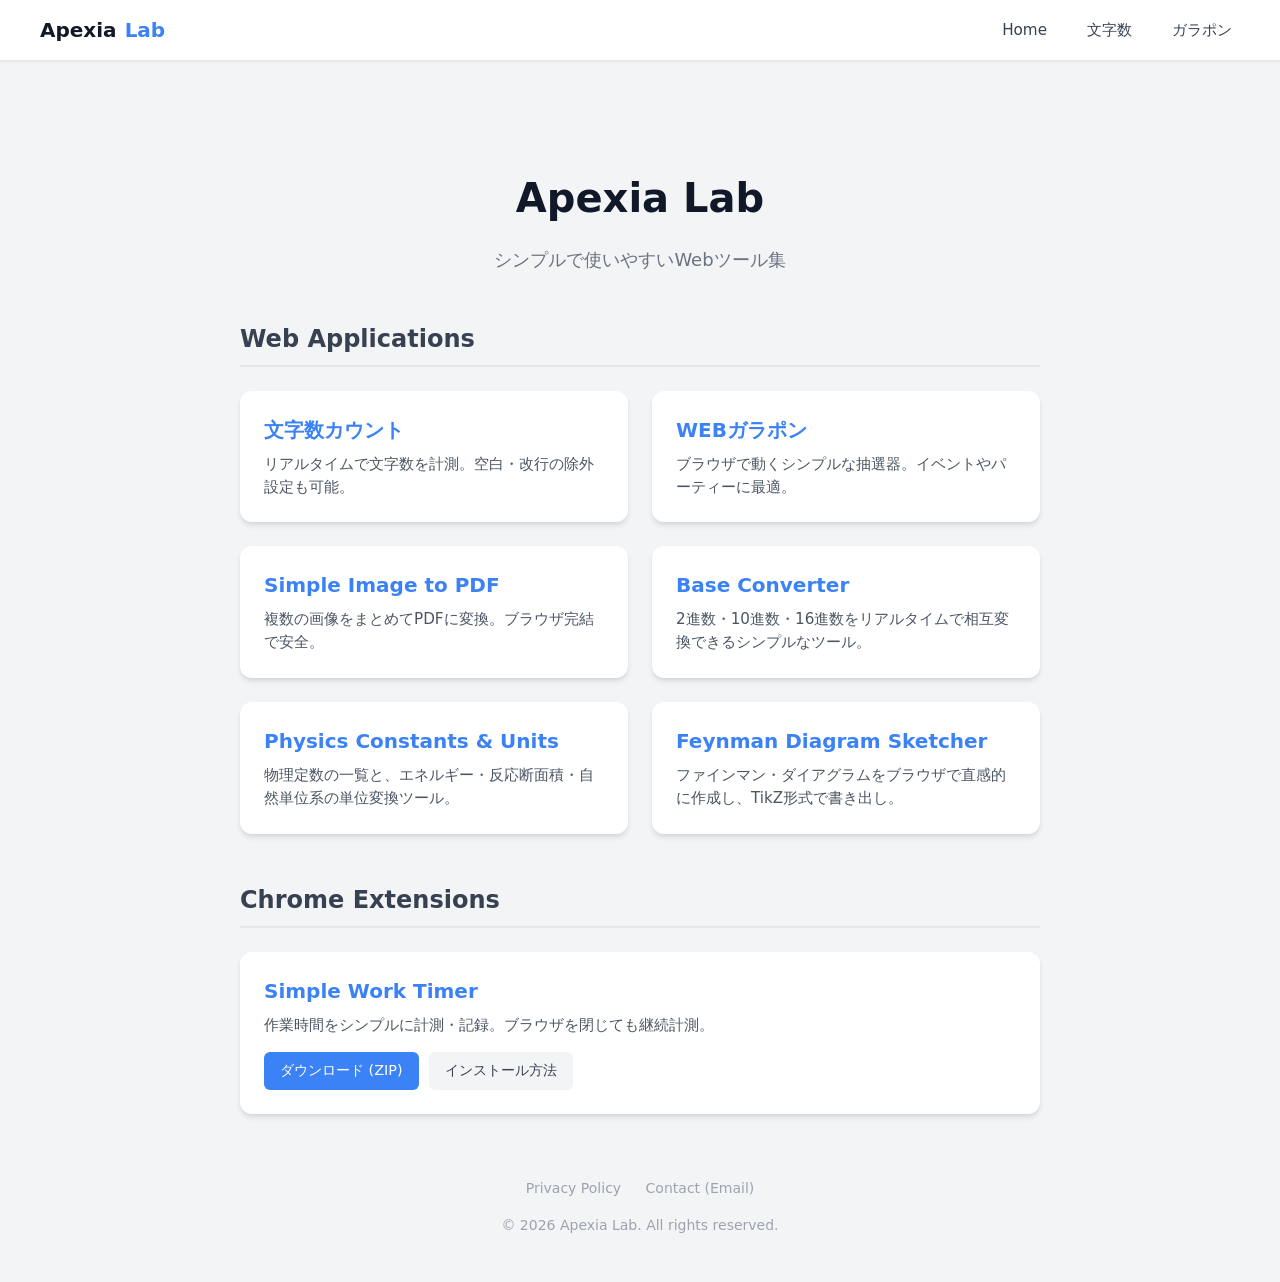
<file: index.html>
<!DOCTYPE html>
<html lang="ja">

<head>
    <!-- Google Analytics -->
    <script async src="/assets/js/analytics.js"></script>
    <meta charset="UTF-8">
    <meta name="viewport" content="width=device-width, initial-scale=1.0">
    <title>Apexia Lab - Web Tools Collection</title>
    <meta name="description" content="便利なWebツールを集めたポータルサイト。文字数カウント、ガラポン抽選器など。シンプルで使いやすいツールを多数収録しています。">

    <!-- OGP Tags -->
    <meta property="og:title" content="Apexia Lab - Web Tools Collection">
    <meta property="og:description" content="便利なWebツールを集めたポータルサイト。文字数カウント、ガラポン抽選器など。シンプルで使いやすいツールを多数収録しています。">
    <meta property="og:type" content="website">
    <meta property="og:url" content="https://apexia-labs.com/">
    <meta property="og:image" content="https://apexia-labs.com/assets/ogp-default.png">
    <meta property="og:site_name" content="Apexia Lab">
    <meta property="og:locale" content="ja_JP">

    <!-- Twitter Card -->
    <meta name="twitter:card" content="summary_large_image">
    <meta name="twitter:title" content="Apexia Lab - Web Tools Collection">
    <meta name="twitter:description" content="便利なWebツールを集めたポータルサイト。文字数カウント、ガラポン抽選器など。">
    <style>
        :root {
            --primary-color: #3b82f6;
            --text-color: #1f2937;
            --bg-color: #f3f4f6;
            --card-bg: #ffffff;
        }

        body {
            font-family: 'Inter', system-ui, -apple-system, sans-serif;
            background-color: var(--bg-color);
            color: var(--text-color);
            margin: 0;
            padding: 0;
            line-height: 1.5;
        }

        .container {
            max-width: 800px;
            margin: 0 auto;
            padding: 2rem 1rem;
        }

        header {
            text-align: center;
            margin-bottom: 3rem;
        }

        h1 {
            font-size: 2.5rem;
            margin-bottom: 0.5rem;
            color: #111827;
        }

        .subtitle {
            color: #6b7280;
            font-size: 1.125rem;
        }

        .tools-grid {
            display: grid;
            grid-template-columns: repeat(auto-fit, minmax(280px, 1fr));
            gap: 1.5rem;
        }

        .tool-card {
            background: var(--card-bg);
            border-radius: 12px;
            padding: 1.5rem;
            box-shadow: 0 4px 6px -1px rgba(0, 0, 0, 0.1), 0 2px 4px -1px rgba(0, 0, 0, 0.06);
            transition: transform 0.2s, box-shadow 0.2s;
            text-decoration: none;
            color: inherit;
            display: block;
        }

        .tool-card:hover {
            transform: translateY(-4px);
            box-shadow: 0 10px 15px -3px rgba(0, 0, 0, 0.1), 0 4px 6px -2px rgba(0, 0, 0, 0.05);
        }

        .tool-title {
            font-size: 1.25rem;
            font-weight: 600;
            margin-bottom: 0.5rem;
            color: var(--primary-color);
        }

        .tool-desc {
            color: #4b5563;
            font-size: 0.95rem;
        }

        footer {
            margin-top: 4rem;
            text-align: center;
            color: #9ca3af;
            font-size: 0.875rem;
        }
    </style>
</head>

<body>
    <div class="container">
        <header>
            <h1>Apexia Lab</h1>
            <p class="subtitle">シンプルで使いやすいWebツール集</p>
        </header>

        <main>
            <section style="margin-bottom: 3rem;">
                <h2
                    style="font-size: 1.5rem; margin-bottom: 1.5rem; color: #374151; border-bottom: 2px solid #e5e7eb; padding-bottom: 0.5rem;">
                    Web Applications</h2>
                <div class="tools-grid">
                    <a href="/char-count/" class="tool-card">
                        <div class="tool-title">文字数カウント</div>
                        <div class="tool-desc">リアルタイムで文字数を計測。空白・改行の除外設定も可能。</div>
                    </a>
                    <a href="/garapon/" class="tool-card">
                        <div class="tool-title">WEBガラポン</div>
                        <div class="tool-desc">ブラウザで動くシンプルな抽選器。イベントやパーティーに最適。</div>
                    </a>
                    <a href="/img-to-pdf/" class="tool-card">
                        <div class="tool-title">Simple Image to PDF</div>
                        <div class="tool-desc">複数の画像をまとめてPDFに変換。ブラウザ完結で安全。</div>
                    </a>
                    <a href="/base-converter/" class="tool-card">
                        <div class="tool-title">Base Converter</div>
                        <div class="tool-desc">2進数・10進数・16進数をリアルタイムで相互変換できるシンプルなツール。</div>
                    </a>
                    <a href="/physics-constants/" class="tool-card">
                        <div class="tool-title">Physics Constants & Units</div>
                        <div class="tool-desc">物理定数の一覧と、エネルギー・反応断面積・自然単位系の単位変換ツール。</div>
                    </a>
                    <a href="/feynman-sketcher/" class="tool-card">
                        <div class="tool-title">Feynman Diagram Sketcher</div>
                        <div class="tool-desc">ファインマン・ダイアグラムをブラウザで直感的に作成し、TikZ形式で書き出し。</div>
                    </a>
                    <!-- 
                    <a href="/diag-lib/" class="tool-card">
                        <div class="tool-title">Diag-Lib Gallery</div>
                        <div class="tool-desc">高機能な図解ギャラリー。Next.js製のモダンなUIで図解を探せます。</div>
                    </a> 
                    -->
                </div>
            </section>

            <section>
                <h2
                    style="font-size: 1.5rem; margin-bottom: 1.5rem; color: #374151; border-bottom: 2px solid #e5e7eb; padding-bottom: 0.5rem;">
                    Chrome Extensions</h2>
                <div class="tools-grid">
                    <div class="tool-card">
                        <div class="tool-title">Simple Work Timer</div>
                        <div class="tool-desc" style="margin-bottom: 1rem;">作業時間をシンプルに計測・記録。ブラウザを閉じても継続計測。</div>
                        <div style="display: flex; gap: 10px; flex-wrap: wrap;">
                            <a href="/assets/downloads/simple-timer.zip" download class="btn"
                                style="background: #3b82f6; color: white; padding: 0.5rem 1rem; border-radius: 6px; text-decoration: none; font-size: 0.9rem; font-weight: 500;">
                                ダウンロード (ZIP)
                            </a>
                            <a href="/extensions/how-to-install.html" class="btn"
                                style="background: #f3f4f6; color: #374151; padding: 0.5rem 1rem; border-radius: 6px; text-decoration: none; font-size: 0.9rem; font-weight: 500;">
                                インストール方法
                            </a>
                        </div>
                    </div>
                </div>
            </section>
        </main>

        <footer>
            <div style="margin-bottom: 1rem;">
                <a href="/privacy/" style="color: #9ca3af; margin: 0 10px; text-decoration: none;">Privacy Policy</a>
                <a href="mailto:contact@apexia-labs.com"
                    style="color: #9ca3af; margin: 0 10px; text-decoration: none;">Contact (Email)</a>
            </div>
            <p>&copy; 2026 Apexia Lab. All rights reserved.</p>
        </footer>
    </div>
</body>
<!-- Common Header Injection -->
<script src="/assets/js/global-nav.js" defer></script>

</html>
</file>
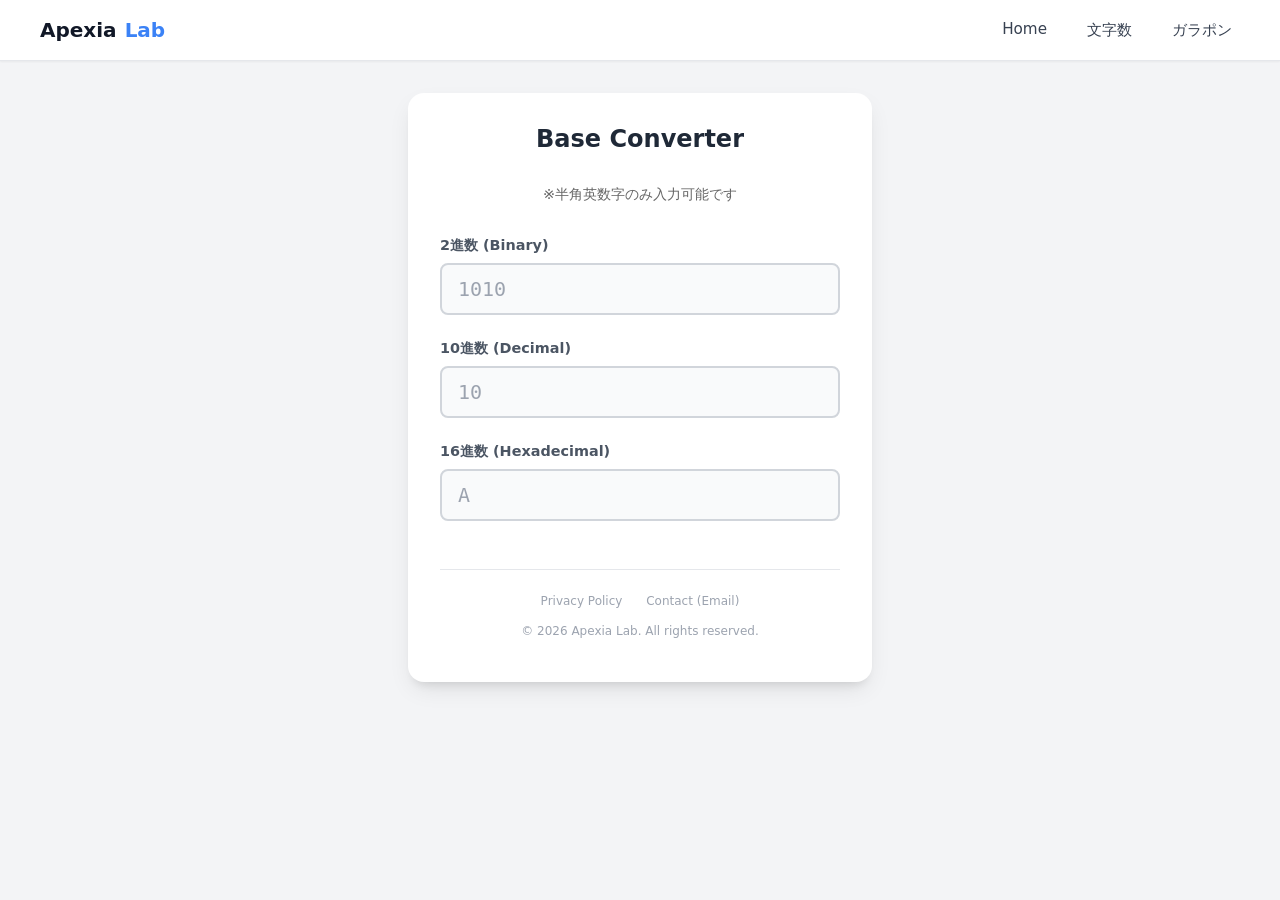
<file: base-converter/index.html>
<!DOCTYPE html>
<html lang="ja">

<head>
    <!-- Google Analytics -->
    <script async src="/assets/js/analytics.js"></script>
    <meta charset="UTF-8">
    <meta name="viewport" content="width=device-width, initial-scale=1.0">
    <title>Base Converter | Apexia Lab</title>
    <meta name="description"
        content="Simple real-time base converter. Convert between Binary, Decimal, and Hexadecimal instantly.">

    <!-- OGP Tags -->
    <meta property="og:title" content="Base Converter | Apexia Lab">
    <meta property="og:description"
        content="Simple real-time base converter. Convert between Binary, Decimal, and Hexadecimal instantly.">
    <meta property="og:type" content="article">
    <meta property="og:url" content="https://apexia-labs.com/base-converter/">
    <meta property="og:image" content="https://apexia-labs.com/assets/ogp-default.png">
    <meta property="og:site_name" content="Apexia Lab">
    <meta property="og:locale" content="ja_JP">

    <!-- Twitter Card -->
    <meta name="twitter:card" content="summary">
    <meta name="twitter:title" content="Base Converter | Apexia Lab">
    <meta name="twitter:description" content="Simple real-time base converter.">

    <link rel="stylesheet" href="style.css">
</head>

<body>
    <div class="converter-container">
        <h1>Base Converter</h1>
        <p style="text-align:center; color:#666; font-size:0.9rem; margin-bottom: 2rem;">※半角英数字のみ入力可能です</p>

        <div class="input-group">
            <label for="binary">2進数 (Binary)</label>
            <input type="text" id="binary" placeholder="1010" autocomplete="off">
        </div>

        <div class="input-group">
            <label for="decimal">10進数 (Decimal)</label>
            <input type="text" id="decimal" placeholder="10" autocomplete="off">
        </div>

        <div class="input-group">
            <label for="hex">16進数 (Hexadecimal)</label>
            <input type="text" id="hex" placeholder="A" autocomplete="off">
        </div>

        <footer>
            <div style="margin-bottom: 1rem;">
                <a href="/privacy/" style="color: inherit; margin: 0 10px; text-decoration: none;">Privacy Policy</a>
                <a href="mailto:contact@apexia-labs.com"
                    style="color: inherit; margin: 0 10px; text-decoration: none;">Contact (Email)</a>
            </div>
            <p>&copy; 2026 Apexia Lab. All rights reserved.</p>
        </footer>
    </div>

    <script src="/assets/js/global-nav.js"></script>
    <script src="script.js"></script>
</body>

</html>
</file>
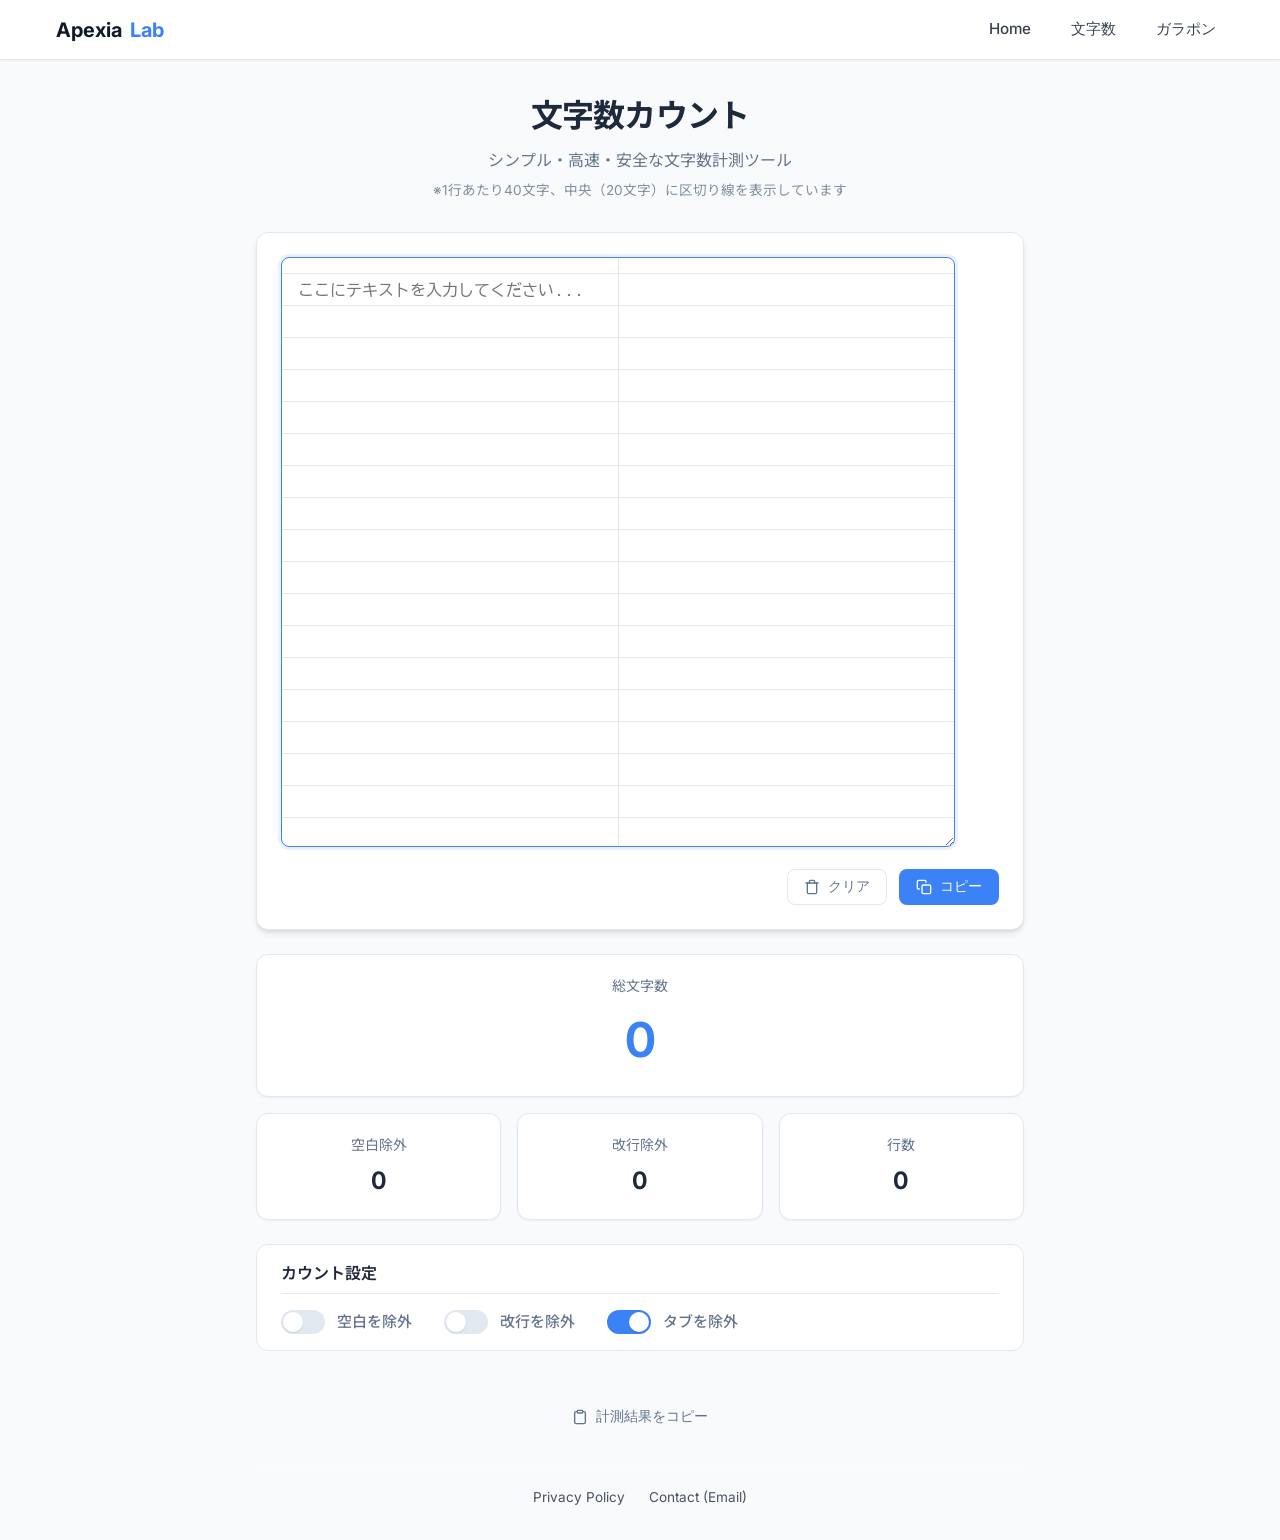
<file: char-count/index.html>
<!DOCTYPE html>
<html lang="ja">

<head>
    <!-- Google Analytics -->
    <script async src="/assets/js/analytics.js"></script>
    <meta charset="UTF-8">
    <meta name="viewport" content="width=device-width, initial-scale=1.0">
    <title>文字数カウント | Apexia Lab</title>
    <meta name="description" content="入力したテキストの文字数をリアルタイムでカウントします。空白や改行の除外設定、40文字ガイド表示など、執筆作業に便利な機能を搭載。">

    <!-- OGP Tags -->
    <meta property="og:title" content="文字数カウント | Apexia Lab">
    <meta property="og:description" content="入力したテキストの文字数をリアルタイムでカウントします。空白や改行の除外設定、40文字ガイド表示など、執筆作業に便利な機能を搭載。">
    <meta property="og:type" content="article">
    <meta property="og:url" content="https://apexia-labs.com/char-count/">
    <meta property="og:image" content="https://apexia-labs.com/assets/ogp-char-count.png">
    <meta property="og:site_name" content="Apexia Lab">
    <meta property="og:locale" content="ja_JP">

    <!-- Twitter Card -->
    <meta name="twitter:card" content="summary">
    <meta name="twitter:title" content="文字数カウント | Apexia Lab">
    <meta name="twitter:description" content="入力したテキストの文字数をリアルタイムでカウントします。執筆作業に便利な機能を搭載。">
    <link rel="stylesheet" href="style.css">
    <link rel="preconnect" href="https://fonts.googleapis.com">
    <link rel="preconnect" href="https://fonts.gstatic.com" crossorigin>
    <link
        href="https://fonts.googleapis.com/css2?family=Inter:wght@400;500;600&family=Noto+Sans+JP:wght@400;500;700&family=Roboto+Mono:wght@400&family=BIZ+UDGothic&display=swap"
        rel="stylesheet">
</head>

<body>
    <div class="app-container">
        <header class="app-header">
            <h1>文字数カウント</h1>
            <p>シンプル・高速・安全な文字数計測ツール</p>
            <p style="font-size: 0.85rem; margin-top: 0.5rem; opacity: 0.8;">※1行あたり40文字、中央（20文字）に区切り線を表示しています</p>
        </header>

        <main class="main-content">
            <section class="input-section">
                <textarea id="textInput" placeholder="ここにテキストを入力してください..." autofocus></textarea>
                <div class="action-bar">
                    <button id="clearBtn" class="btn btn-outline" aria-label="テキストを消去">
                        <svg width="16" height="16" viewBox="0 0 24 24" fill="none" stroke="currentColor"
                            stroke-width="2" stroke-linecap="round" stroke-linejoin="round">
                            <path d="M3 6h18"></path>
                            <path d="M19 6v14c0 1-1 2-2 2H7c-1 0-2-1-2-2V6"></path>
                            <path d="M8 6V4c0-1 1-2 2-2h4c1 0 2 1 2 2v2"></path>
                        </svg>
                        クリア
                    </button>
                    <button id="copyTextBtn" class="btn btn-primary" aria-label="テキストをコピー">
                        <svg width="16" height="16" viewBox="0 0 24 24" fill="none" stroke="currentColor"
                            stroke-width="2" stroke-linecap="round" stroke-linejoin="round">
                            <rect x="9" y="9" width="13" height="13" rx="2" ry="2"></rect>
                            <path d="M5 15H4a2 2 0 0 1-2-2V4a2 2 0 0 1 2-2h9a2 2 0 0 1 2 2v1"></path>
                        </svg>
                        コピー
                    </button>
                </div>
            </section>

            <section class="stats-section">
                <div class="stat-card total-count">
                    <div class="stat-label">総文字数</div>
                    <div class="stat-value" id="countTotal">0</div>
                </div>

                <div class="sub-stats-grid">
                    <div class="stat-card">
                        <div class="stat-label">空白除外</div>
                        <div class="stat-value" id="countNoSpace">0</div>
                    </div>
                    <div class="stat-card">
                        <div class="stat-label">改行除外</div>
                        <div class="stat-value" id="countNoNewline">0</div>
                    </div>
                    <div class="stat-card">
                        <div class="stat-label">行数</div>
                        <div class="stat-value" id="countLines">0</div>
                    </div>
                </div>
            </section>

            <section class="settings-section">
                <!-- Count Settings -->
                <h3>カウント設定</h3>
                <div class="settings-group">
                    <label class="toggle-control">
                        <input type="checkbox" id="excludeSpaces">
                        <span class="toggle-slider"></span>
                        <span class="toggle-label">空白を除外</span>
                    </label>
                    <label class="toggle-control">
                        <input type="checkbox" id="excludeNewlines">
                        <span class="toggle-slider"></span>
                        <span class="toggle-label">改行を除外</span>
                    </label>
                    <label class="toggle-control">
                        <input type="checkbox" id="excludeTabs" checked>
                        <span class="toggle-slider"></span>
                        <span class="toggle-label">タブを除外</span>
                    </label>
                </div>

                <!-- Visual Guide Settings (Removed as it is now standard 40 chars) -->
            </section>
        </main>

        <footer class="app-footer">
            <button id="copyResultBtn" class="btn btn-text">
                <svg width="16" height="16" viewBox="0 0 24 24" fill="none" stroke="currentColor" stroke-width="2"
                    stroke-linecap="round" stroke-linejoin="round">
                    <path d="M16 4h2a2 2 0 0 1 2 2v14a2 2 0 0 1-2 2H6a2 2 0 0 1-2-2V6a2 2 0 0 1 2-2h2"></path>
                    <rect x="8" y="2" width="8" height="4" rx="1" ry="1"></rect>
                </svg>
                計測結果をコピー
            </button>
            <div style="margin-top: 2rem; border-top: 1px solid rgba(255,255,255,0.1); padding-top: 1rem;">
                <a href="/privacy/"
                    style="color: inherit; margin: 0 10px; text-decoration: none; opacity: 0.8; font-size: 0.85rem;">Privacy
                    Policy</a>
                <a href="mailto:contact@apexia-labs.com"
                    style="color: inherit; margin: 0 10px; text-decoration: none; opacity: 0.8; font-size: 0.85rem;">Contact
                    (Email)</a>
            </div>
        </footer>
    </div>
    <script src="/assets/js/global-nav.js"></script>
    <script src="script.js"></script>
</body>

</html>
</file>
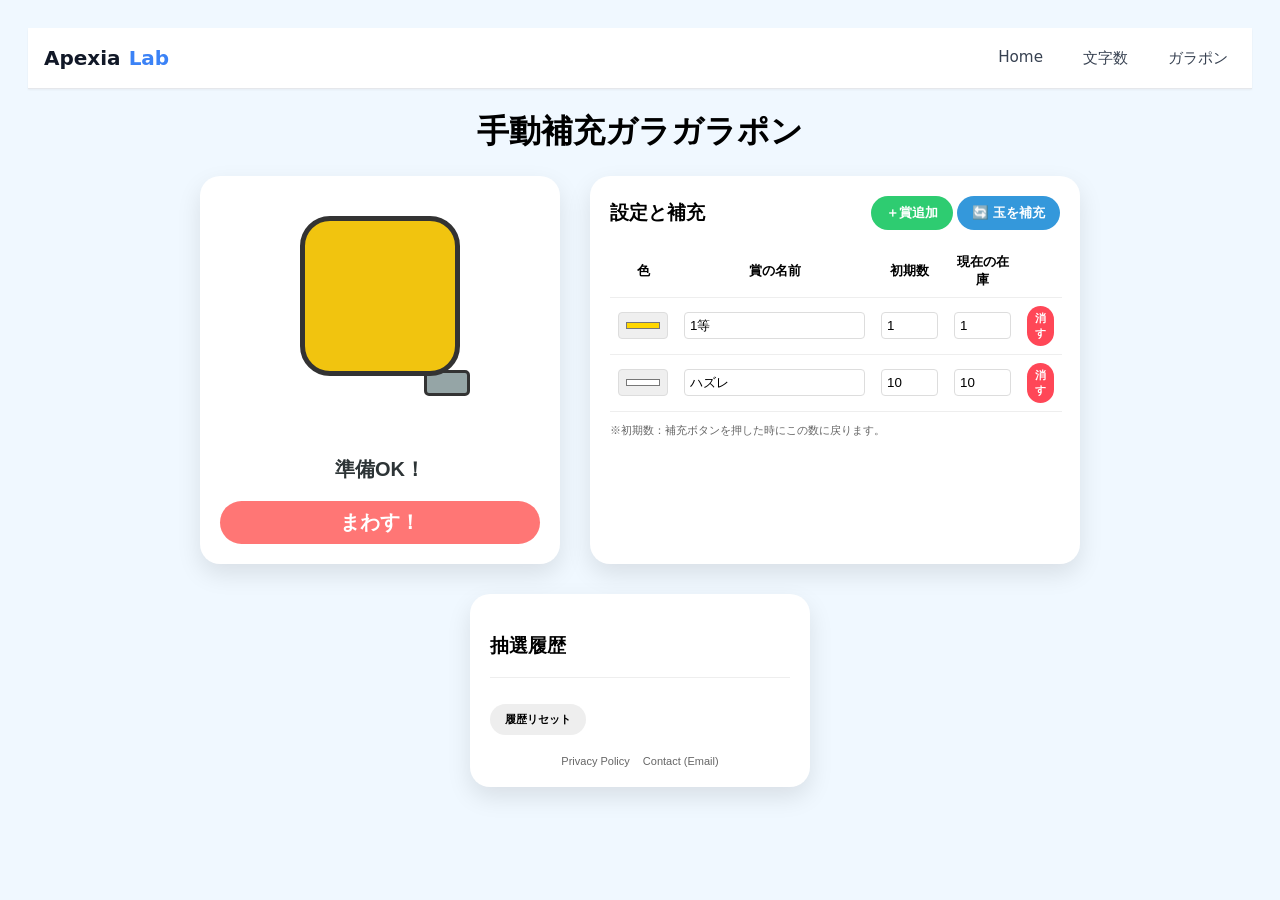
<file: garapon/index.html>
<!DOCTYPE html>
<html lang="ja">

<head>
    <!-- Google Analytics -->
    <script async src="/assets/js/analytics.js"></script>
    <meta charset="UTF-8">
    <meta name="viewport" content="width=device-width, initial-scale=1.0">
    <title>WEBガラポン | Apexia Lab</title>
    <meta name="description" content="ブラウザで動作するシンプルなガラポン抽選器。イベントやパーティーでの抽選に最適です。当選本数の設定や玉の補充も自由に行えます。">

    <!-- OGP Tags -->
    <meta property="og:title" content="WEBガラポン | Apexia Lab">
    <meta property="og:description" content="ブラウザで動作するシンプルなガラポン抽選器。イベントやパーティーでの抽選に最適です。当選本数の設定や玉の補充も自由に行えます。">
    <meta property="og:type" content="article">
    <meta property="og:url" content="https://apexia-labs.com/garapon/">
    <meta property="og:image" content="https://apexia-labs.com/assets/ogp-garapon.png">
    <meta property="og:site_name" content="Apexia Lab">
    <meta property="og:locale" content="ja_JP">

    <!-- Twitter Card -->
    <meta name="twitter:card" content="summary">
    <meta name="twitter:title" content="WEBガラポン | Apexia Lab">
    <meta name="twitter:description" content="ブラウザで動作するシンプルなガラポン抽選器。イベントやパーティーでの抽選に最適です。">
    <link rel="stylesheet" href="style.css">
</head>

<body>

    <h1>手動補充ガラガラポン</h1>

    <div class="main-layout">
        <div class="machine-area">
            <div class="machine-container">
                <div id="machine" class="machine-body"></div>
                <div class="exit"></div>
                <div id="ball" class="ball"></div>
            </div>
            <div id="result-text">準備OK！</div>
            <button id="draw-btn" class="btn btn-draw" onclick="startLottery()">まわす！</button>
        </div>

        <div class="card">
            <div style="display:flex; justify-content: space-between; align-items: center; margin-bottom:15px;">
                <h3 style="margin:0;">設定と補充</h3>
                <div>
                    <button class="btn btn-add" onclick="addRow()">＋賞追加</button>
                    <button class="btn btn-refill" onclick="refillAll()">🔄 玉を補充</button>
                </div>
            </div>
            <table id="settings-table">
                <thead>
                    <tr>
                        <th>色</th>
                        <th>賞の名前</th>
                        <th>初期数</th>
                        <th>現在の在庫</th>
                        <th></th>
                    </tr>
                </thead>
                <tbody id="settings-body">
                    <tr>
                        <td><input type="color" value="#ffd700"></td>
                        <td><input type="text" value="1等"></td>
                        <td><input type="number" class="init-count" value="1" min="0"></td>
                        <td><input type="number" class="current-stock" value="1" readonly></td>
                        <td><button class="btn btn-delete" onclick="this.closest('tr').remove()">削除</button></td>
                    </tr>
                </tbody>
            </table>
            <p style="font-size:11px; color:#666;">※初期数：補充ボタンを押した時にこの数に戻ります。</p>
        </div>

        <div class="card" style="width:300px;">
            <h3>抽選履歴</h3>
            <ul id="history-list" class="history-list">
                <li class="placeholder">履歴はまだありません</li>
            </ul>
            <button class="btn" style="font-size:11px; margin-top:10px; background:#eee;"
                onclick="clearHistory()">履歴リセット</button>
            <div style="margin-top: 20px; text-align: center; font-size: 11px;">
                <a href="/privacy/" style="color: #666; margin: 0 5px; text-decoration: none;">Privacy Policy</a>
                <a href="mailto:contact@apexia-labs.com"
                    style="color: #666; margin: 0 5px; text-decoration: none;">Contact (Email)</a>
            </div>
        </div>
    </div>

    <script src="/assets/js/global-nav.js"></script>
    <script src="script.js"></script>
</body>

</html>
</file>
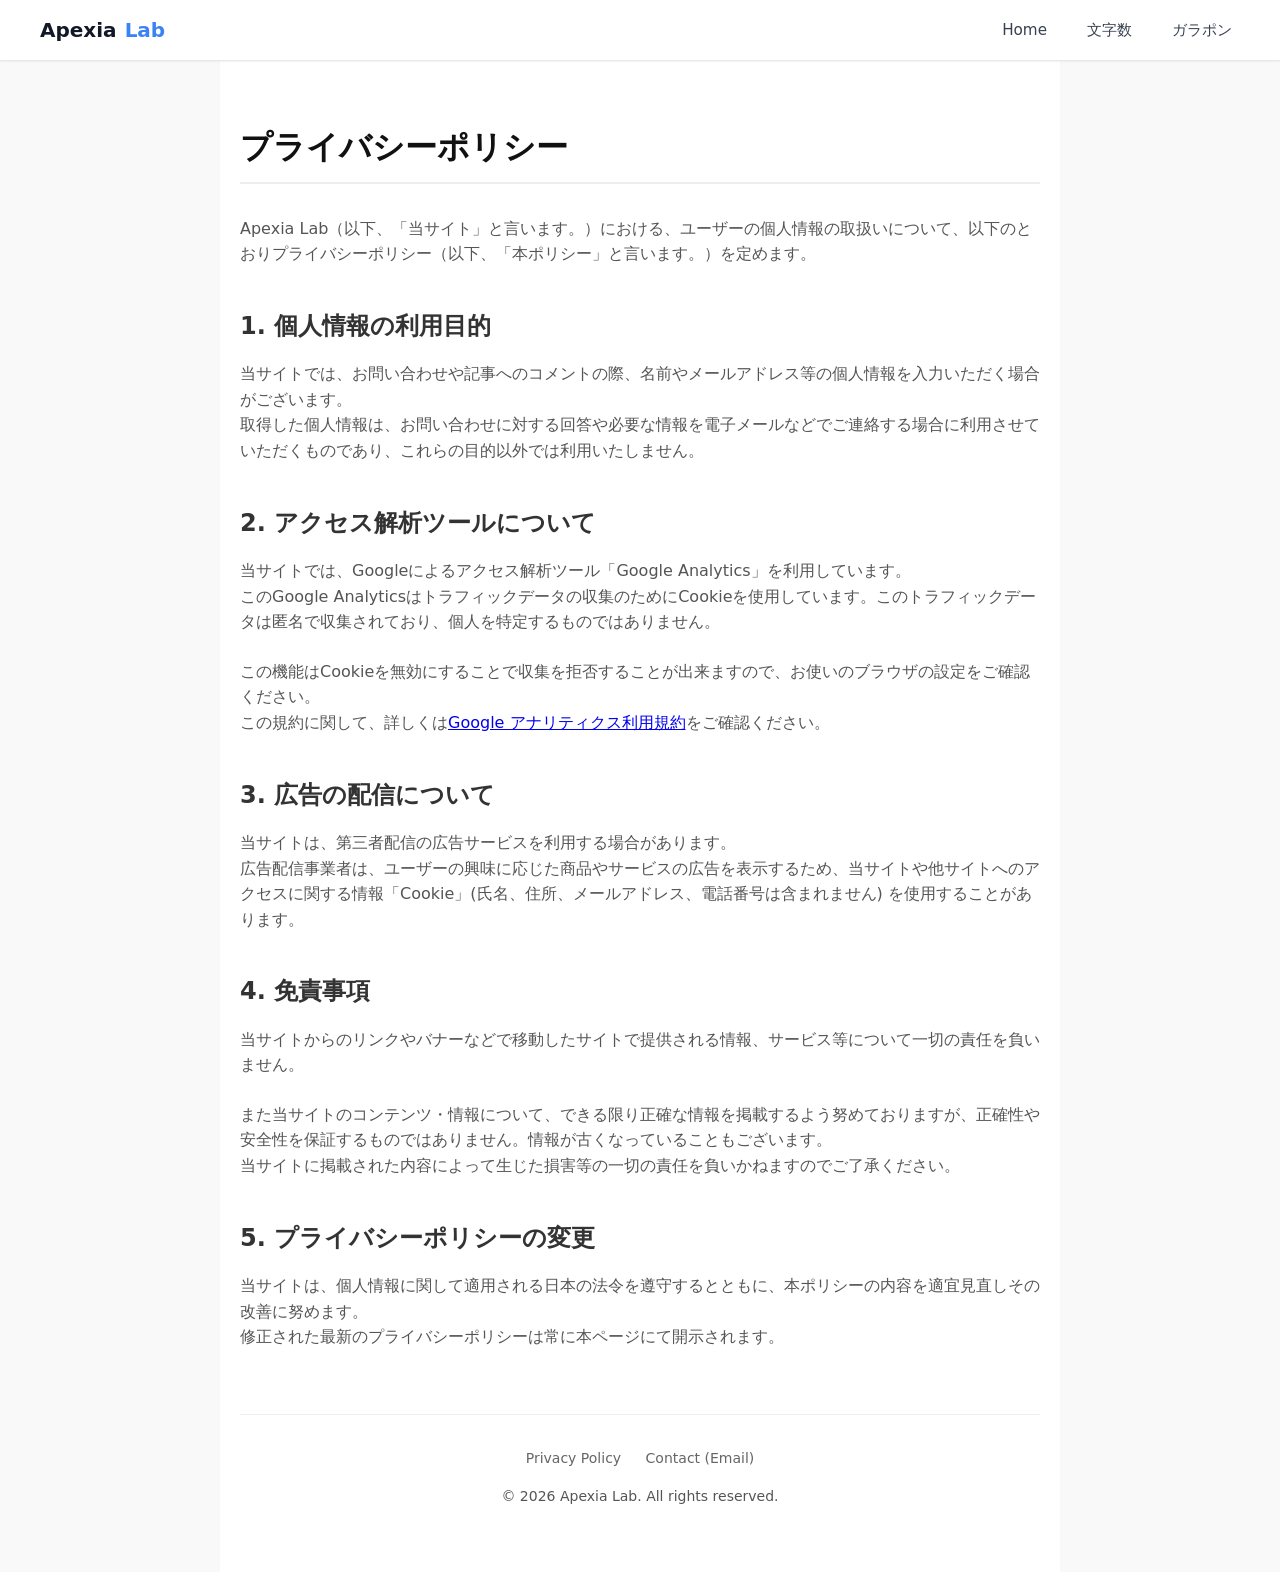
<file: privacy/index.html>
<!DOCTYPE html>
<html lang="ja">

<head>
    <!-- Google Analytics -->
    <script async src="/assets/js/analytics.js"></script>
    <meta charset="UTF-8">
    <meta name="viewport" content="width=device-width, initial-scale=1.0">
    <title>プライバシーポリシー | Apexia Lab</title>
    <meta name="description" content="Apexia Labのプライバシーポリシー。個人情報の取り扱い、Cookieの使用、Google Analyticsによるアクセス解析について説明します。">

    <!-- OGP Tags -->
    <meta property="og:title" content="プライバシーポリシー | Apexia Lab">
    <meta property="og:description"
        content="Apexia Labのプライバシーポリシー。個人情報の取り扱い、Cookieの使用、Google Analyticsによるアクセス解析について説明します。">
    <meta property="og:type" content="article">
    <meta property="og:url" content="https://apexia-labs.com/privacy/">
    <meta property="og:image" content="https://apexia-labs.com/assets/ogp-default.png">
    <meta property="og:site_name" content="Apexia Lab">
    <meta property="og:locale" content="ja_JP">

    <!-- Twitter Card -->
    <meta name="twitter:card" content="summary">
    <meta name="twitter:title" content="プライバシーポリシー | Apexia Lab">
    <meta name="twitter:description" content="Apexia Labのプライバシーポリシーについて。">

    <!-- Common CSS -->
    <link rel="stylesheet" href="/assets/css/global.css">
    <style>
        body {
            font-family: 'Inter', system-ui, -apple-system, sans-serif;
            line-height: 1.6;
            color: #333;
            background-color: #f9f9f9;
            margin: 0;
            padding: 0;
        }

        .container {
            max-width: 800px;
            margin: 0 auto;
            padding: 40px 20px;
            background-color: #fff;
            min-height: 100vh;
        }

        h1 {
            font-size: 2rem;
            margin-bottom: 2rem;
            color: #111;
            border-bottom: 2px solid #eee;
            padding-bottom: 0.5rem;
        }

        h2 {
            font-size: 1.5rem;
            margin-top: 2.5rem;
            margin-bottom: 1rem;
            color: #333;
        }

        p {
            margin-bottom: 1.5rem;
            color: #555;
        }

        ul {
            margin-bottom: 1.5rem;
            padding-left: 1.5rem;
            color: #555;
        }

        li {
            margin-bottom: 0.5rem;
        }

        footer {
            margin-top: 4rem;
            text-align: center;
            font-size: 0.875rem;
            color: #888;
            border-top: 1px solid #eee;
            padding-top: 2rem;
        }

        footer a {
            color: #666;
            text-decoration: none;
            margin: 0 10px;
        }

        footer a:hover {
            color: #333;
            text-decoration: underline;
        }
    </style>
</head>

<body>
    <!-- Global Header will be injected here -->

    <div class="container">
        <h1>プライバシーポリシー</h1>

        <p>Apexia Lab（以下、「当サイト」と言います。）における、ユーザーの個人情報の取扱いについて、以下のとおりプライバシーポリシー（以下、「本ポリシー」と言います。）を定めます。</p>

        <h2>1. 個人情報の利用目的</h2>
        <p>当サイトでは、お問い合わせや記事へのコメントの際、名前やメールアドレス等の個人情報を入力いただく場合がございます。<br>
            取得した個人情報は、お問い合わせに対する回答や必要な情報を電子メールなどでご連絡する場合に利用させていただくものであり、これらの目的以外では利用いたしません。</p>

        <h2>2. アクセス解析ツールについて</h2>
        <p>当サイトでは、Googleによるアクセス解析ツール「Google Analytics」を利用しています。<br>
            このGoogle Analyticsはトラフィックデータの収集のためにCookieを使用しています。このトラフィックデータは匿名で収集されており、個人を特定するものではありません。</p>
        <p>この機能はCookieを無効にすることで収集を拒否することが出来ますので、お使いのブラウザの設定をご確認ください。<br>
            この規約に関して、詳しくは<a href="https://marketingplatform.google.com/about/analytics/terms/jp/" target="_blank"
                rel="noopener">Google アナリティクス利用規約</a>をご確認ください。</p>

        <h2>3. 広告の配信について</h2>
        <p>当サイトは、第三者配信の広告サービスを利用する場合があります。<br>
            広告配信事業者は、ユーザーの興味に応じた商品やサービスの広告を表示するため、当サイトや他サイトへのアクセスに関する情報「Cookie」(氏名、住所、メールアドレス、電話番号は含まれません) を使用することがあります。
        </p>

        <h2>4. 免責事項</h2>
        <p>当サイトからのリンクやバナーなどで移動したサイトで提供される情報、サービス等について一切の責任を負いません。</p>
        <p>また当サイトのコンテンツ・情報について、できる限り正確な情報を掲載するよう努めておりますが、正確性や安全性を保証するものではありません。情報が古くなっていることもございます。<br>
            当サイトに掲載された内容によって生じた損害等の一切の責任を負いかねますのでご了承ください。</p>

        <h2>5. プライバシーポリシーの変更</h2>
        <p>当サイトは、個人情報に関して適用される日本の法令を遵守するとともに、本ポリシーの内容を適宜見直しその改善に努めます。<br>
            修正された最新のプライバシーポリシーは常に本ページにて開示されます。</p>

        <footer>
            <div style="margin-bottom: 1rem;">
                <a href="/privacy/">Privacy Policy</a>
                <a href="mailto:contact@apexia-labs.com">Contact (Email)</a>
            </div>
            <p>&copy; 2026 Apexia Lab. All rights reserved.</p>
        </footer>
    </div>

    <!-- Common Header Injection -->
    <script src="/assets/js/global-nav.js"></script>
</body>

</html>
</file>
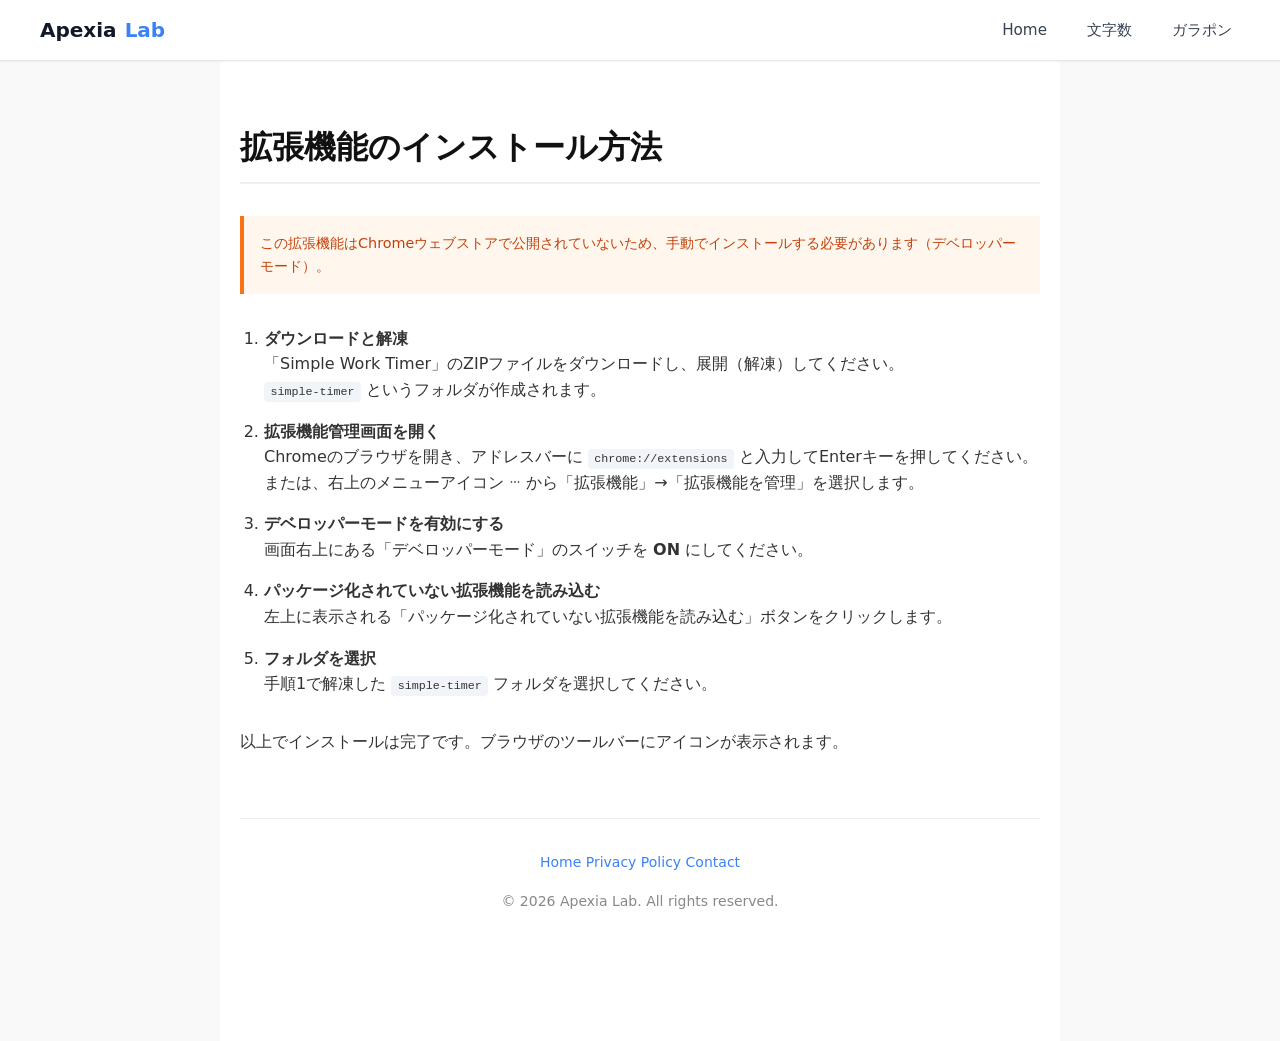
<file: extensions/how-to-install.html>
<!DOCTYPE html>
<html lang="ja">

<head>
    <!-- Google Analytics -->
    <script async src="/assets/js/analytics.js"></script>
    <meta charset="UTF-8">
    <meta name="viewport" content="width=device-width, initial-scale=1.0">
    <title>拡張機能のインストール方法 | Apexia Lab</title>
    <meta name="description" content="Simple Work Timer拡張機能のインストール方法を解説します。">
    <link rel="stylesheet" href="/assets/css/global.css">
    <style>
        body {
            font-family: 'Inter', system-ui, -apple-system, sans-serif;
            line-height: 1.6;
            color: #333;
            background-color: #f9f9f9;
            margin: 0;
            padding: 0;
        }

        .container {
            max-width: 800px;
            margin: 0 auto;
            padding: 40px 20px;
            background-color: #fff;
            min-height: 100vh;
        }

        h1 {
            font-size: 2rem;
            margin-bottom: 2rem;
            color: #111;
            border-bottom: 2px solid #eee;
            padding-bottom: 0.5rem;
        }

        ol {
            margin-bottom: 2rem;
            padding-left: 1.5rem;
        }

        li {
            margin-bottom: 1rem;
        }

        code {
            background-color: #f1f5f9;
            padding: 0.2rem 0.4rem;
            border-radius: 4px;
            font-family: monospace;
            font-size: 0.9em;
        }

        .note {
            background-color: #fff7ed;
            border-left: 4px solid #f97316;
            padding: 1rem;
            margin-bottom: 2rem;
            font-size: 0.9rem;
            color: #c2410c;
        }

        footer {
            margin-top: 4rem;
            text-align: center;
            font-size: 0.875rem;
            color: #888;
            border-top: 1px solid #eee;
            padding-top: 2rem;
        }

        a {
            color: #3b82f6;
            text-decoration: none;
        }

        a:hover {
            text-decoration: underline;
        }
    </style>
</head>

<body>
    <!-- Global Header will be injected here -->

    <div class="container">
        <h1>拡張機能のインストール方法</h1>

        <div class="note">
            この拡張機能はChromeウェブストアで公開されていないため、手動でインストールする必要があります（デベロッパーモード）。
        </div>

        <ol>
            <li>
                <strong>ダウンロードと解凍</strong><br>
                「Simple Work Timer」のZIPファイルをダウンロードし、展開（解凍）してください。<br>
                <code>simple-timer</code> というフォルダが作成されます。
            </li>
            <li>
                <strong>拡張機能管理画面を開く</strong><br>
                Chromeのブラウザを開き、アドレスバーに <code>chrome://extensions</code> と入力してEnterキーを押してください。<br>
                または、右上のメニューアイコン <svg width="12" height="12" viewBox="0 0 24 24" fill="none" stroke="currentColor"
                    stroke-width="2">
                    <circle cx="12" cy="12" r="1"></circle>
                    <circle cx="19" cy="12" r="1"></circle>
                    <circle cx="5" cy="12" r="1"></circle>
                </svg> から「拡張機能」→「拡張機能を管理」を選択します。
            </li>
            <li>
                <strong>デベロッパーモードを有効にする</strong><br>
                画面右上にある「デベロッパーモード」のスイッチを <strong>ON</strong> にしてください。
            </li>
            <li>
                <strong>パッケージ化されていない拡張機能を読み込む</strong><br>
                左上に表示される「パッケージ化されていない拡張機能を読み込む」ボタンをクリックします。
            </li>
            <li>
                <strong>フォルダを選択</strong><br>
                手順1で解凍した <code>simple-timer</code> フォルダを選択してください。
            </li>
        </ol>

        <p>以上でインストールは完了です。ブラウザのツールバーにアイコンが表示されます。</p>

        <footer>
            <div style="margin-bottom: 1rem;">
                <a href="/">Home</a>
                <a href="/privacy/">Privacy Policy</a>
                <a href="mailto:contact@apexia-labs.com">Contact</a>
            </div>
            <p>&copy; 2026 Apexia Lab. All rights reserved.</p>
        </footer>
    </div>

    <!-- Common Header Injection -->
    <script src="/assets/js/global-nav.js"></script>
</body>

</html>
</file>
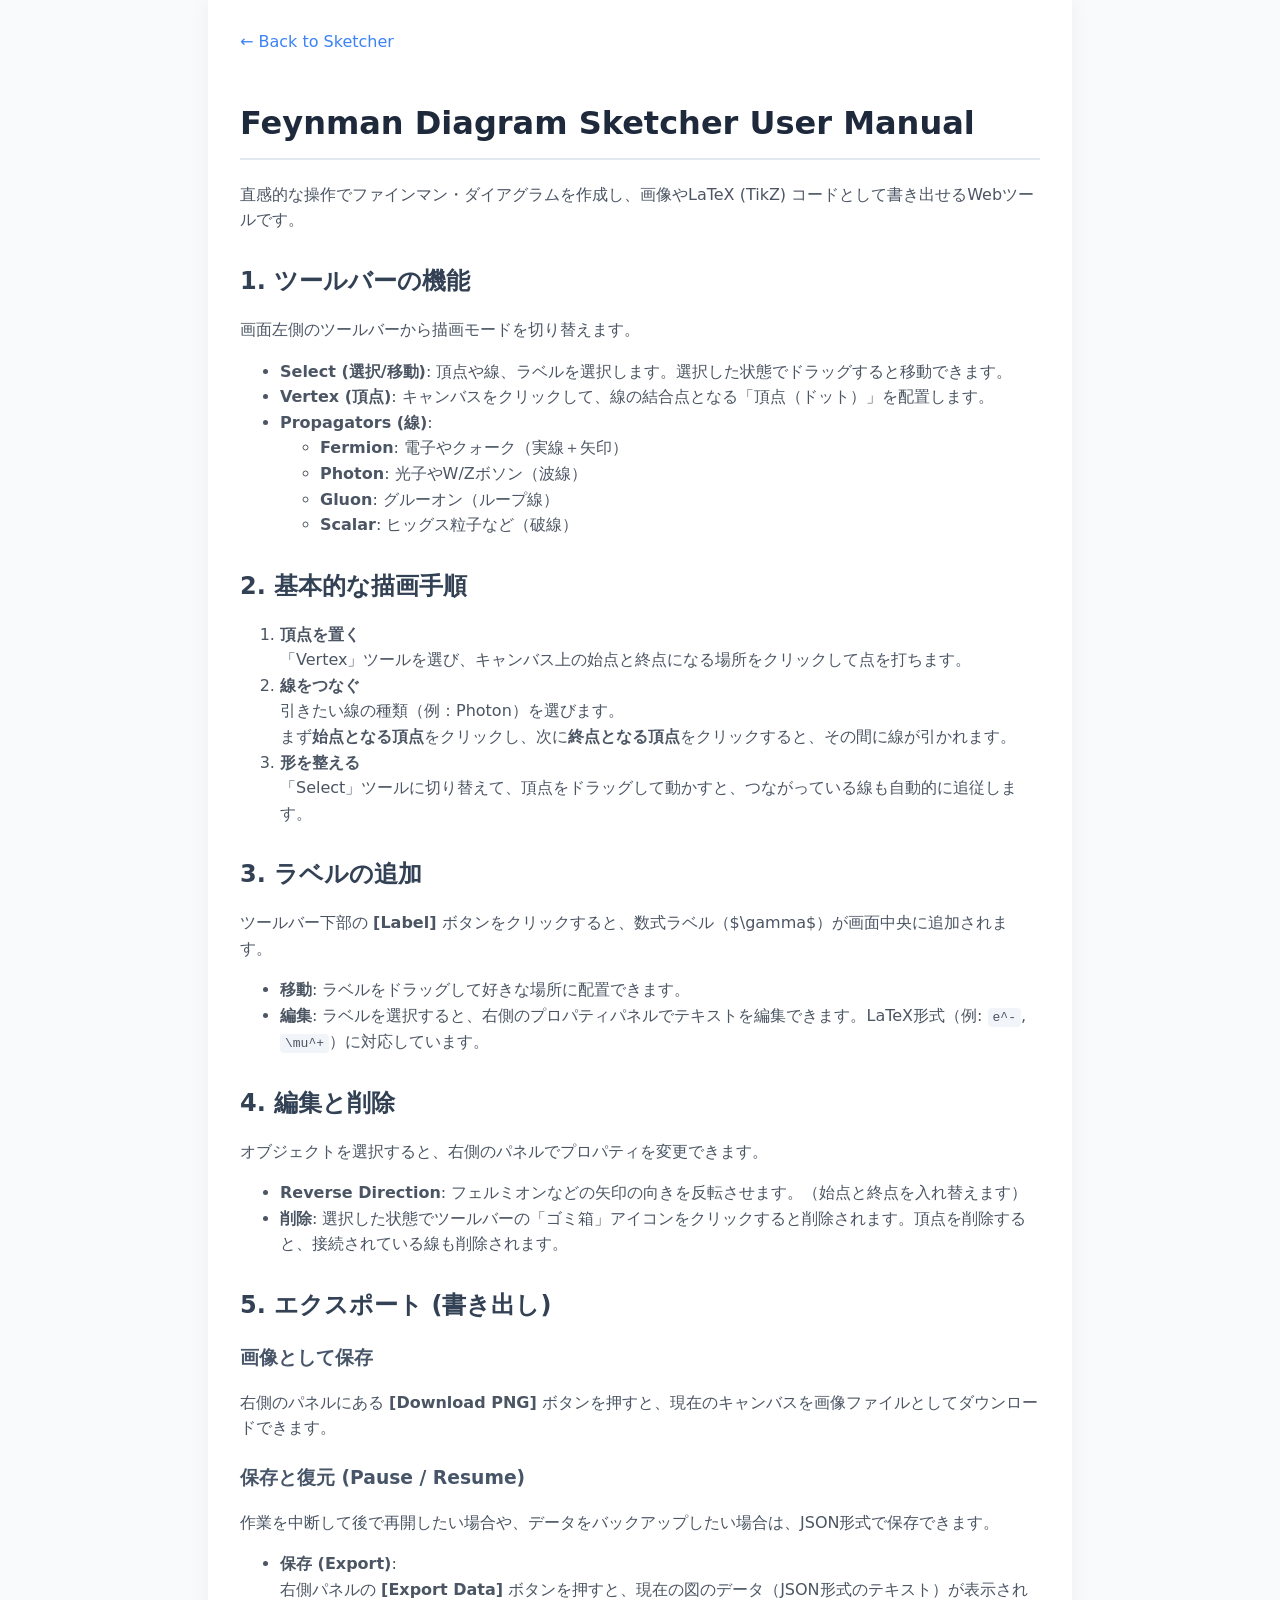
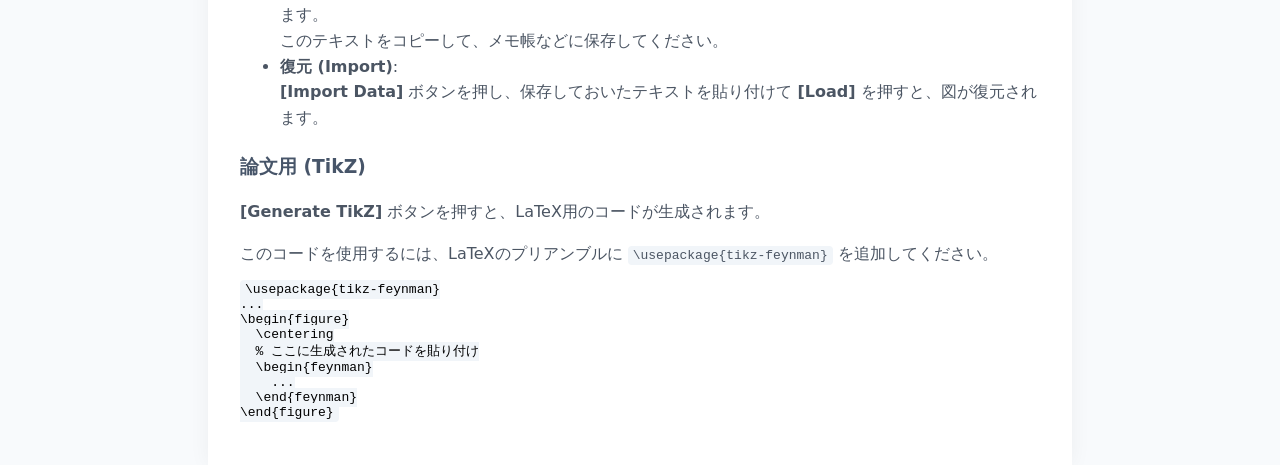
<file: feynman-sketcher/manual.html>
<!DOCTYPE html>
<html lang="ja">

<head>
    <!-- Google Analytics -->
    <script async src="/assets/js/analytics.js"></script>
    <meta charset="UTF-8">
    <meta name="viewport" content="width=device-width, initial-scale=1.0">
    <title>User Manual - Feynman Diagram Sketcher</title>
    <link rel="stylesheet" href="style.css">
    <style>
        body {
            overflow: auto;
            /* Override app's hidden overflow */
            height: auto;
            display: block;
            background-color: #f8fafc;
        }

        .manual-container {
            max-width: 800px;
            margin: 0 auto;
            padding: 2rem;
            background: white;
            min-height: 100vh;
            box-shadow: 0 0 20px rgba(0, 0, 0, 0.05);
        }

        h1 {
            color: #1e293b;
            border-bottom: 2px solid #e2e8f0;
            padding-bottom: 1rem;
        }

        h2 {
            color: #334155;
            margin-top: 2rem;
        }

        h3 {
            color: #475569;
            margin-top: 1.5rem;
        }

        p,
        li {
            color: #4b5563;
            line-height: 1.6;
        }

        code {
            background: #f1f5f9;
            padding: 2px 5px;
            border-radius: 4px;
            font-family: monospace;
        }

        .icon-preview {
            display: inline-flex;
            align-items: center;
            justify-content: center;
            width: 30px;
            height: 30px;
            background: #1e293b;
            color: white;
            border-radius: 4px;
            vertical-align: middle;
            margin-right: 8px;
        }

        .icon-preview svg {
            width: 18px;
            height: 18px;
        }

        .back-btn {
            display: inline-block;
            margin-bottom: 2rem;
            color: #3b82f6;
            text-decoration: none;
            font-weight: 500;
        }

        .back-btn:hover {
            text-decoration: underline;
        }

        img.screenshot {
            width: 100%;
            border: 1px solid #e2e8f0;
            border-radius: 8px;
            margin: 1rem 0;
        }
    </style>
</head>

<body>
    <div class="manual-container">
        <a href="/feynman-sketcher/" class="back-btn">← Back to Sketcher</a>

        <h1>Feynman Diagram Sketcher User Manual</h1>
        <p>直感的な操作でファインマン・ダイアグラムを作成し、画像やLaTeX (TikZ) コードとして書き出せるWebツールです。</p>

        <h2>1. ツールバーの機能</h2>
        <p>画面左側のツールバーから描画モードを切り替えます。</p>

        <ul>
            <li>
                <strong>Select (選択/移動)</strong>:
                頂点や線、ラベルを選択します。選択した状態でドラッグすると移動できます。
            </li>
            <li>
                <strong>Vertex (頂点)</strong>:
                キャンバスをクリックして、線の結合点となる「頂点（ドット）」を配置します。
            </li>
            <li>
                <strong>Propagators (線)</strong>:
                <ul>
                    <li><strong>Fermion</strong>: 電子やクォーク（実線＋矢印）</li>
                    <li><strong>Photon</strong>: 光子やW/Zボソン（波線）</li>
                    <li><strong>Gluon</strong>: グルーオン（ループ線）</li>
                    <li><strong>Scalar</strong>: ヒッグス粒子など（破線）</li>
                </ul>
            </li>
        </ul>

        <h2>2. 基本的な描画手順</h2>
        <ol>
            <li>
                <strong>頂点を置く</strong><br>
                「Vertex」ツールを選び、キャンバス上の始点と終点になる場所をクリックして点を打ちます。
            </li>
            <li>
                <strong>線をつなぐ</strong><br>
                引きたい線の種類（例：Photon）を選びます。<br>
                まず<strong>始点となる頂点</strong>をクリックし、次に<strong>終点となる頂点</strong>をクリックすると、その間に線が引かれます。
            </li>
            <li>
                <strong>形を整える</strong><br>
                「Select」ツールに切り替えて、頂点をドラッグして動かすと、つながっている線も自動的に追従します。
            </li>
        </ol>

        <h2>3. ラベルの追加</h2>
        <p>ツールバー下部の <strong>[Label]</strong> ボタンをクリックすると、数式ラベル（$\gamma$）が画面中央に追加されます。</p>
        <ul>
            <li><strong>移動</strong>: ラベルをドラッグして好きな場所に配置できます。</li>
            <li><strong>編集</strong>: ラベルを選択すると、右側のプロパティパネルでテキストを編集できます。LaTeX形式（例: <code>e^-</code>,
                <code>\mu^+</code>）に対応しています。
            </li>
        </ul>

        <h2>4. 編集と削除</h2>
        <p>オブジェクトを選択すると、右側のパネルでプロパティを変更できます。</p>
        <ul>
            <li><strong>Reverse Direction</strong>: フェルミオンなどの矢印の向きを反転させます。（始点と終点を入れ替えます）</li>
            <li><strong>削除</strong>: 選択した状態でツールバーの「ゴミ箱」アイコンをクリックすると削除されます。頂点を削除すると、接続されている線も削除されます。</li>
        </ul>

        <h2>5. エクスポート (書き出し)</h2>
        <h3>画像として保存</h3>
        <p>右側のパネルにある <strong>[Download PNG]</strong> ボタンを押すと、現在のキャンバスを画像ファイルとしてダウンロードできます。</p>

        <h3>保存と復元 (Pause / Resume)</h3>
        <p>作業を中断して後で再開したい場合や、データをバックアップしたい場合は、JSON形式で保存できます。</p>
        <ul>
            <li>
                <strong>保存 (Export)</strong>:<br>
                右側パネルの <strong>[Export Data]</strong> ボタンを押すと、現在の図のデータ（JSON形式のテキスト）が表示されます。<br>
                このテキストをコピーして、メモ帳などに保存してください。
            </li>
            <li>
                <strong>復元 (Import)</strong>:<br>
                <strong>[Import Data]</strong> ボタンを押し、保存しておいたテキストを貼り付けて <strong>[Load]</strong> を押すと、図が復元されます。
            </li>
        </ul>

        <h3>論文用 (TikZ)</h3>
        <p><strong>[Generate TikZ]</strong> ボタンを押すと、LaTeX用のコードが生成されます。</p>
        <p>このコードを使用するには、LaTeXのプリアンブルに <code>\usepackage{tikz-feynman}</code> を追加してください。</p>

        <pre><code>\usepackage{tikz-feynman}
...
\begin{figure}
  \centering
  % ここに生成されたコードを貼り付け
  \begin{feynman}
    ...
  \end{feynman}
\end{figure}
</code></pre>

    </div>
</body>

</html>
</file>
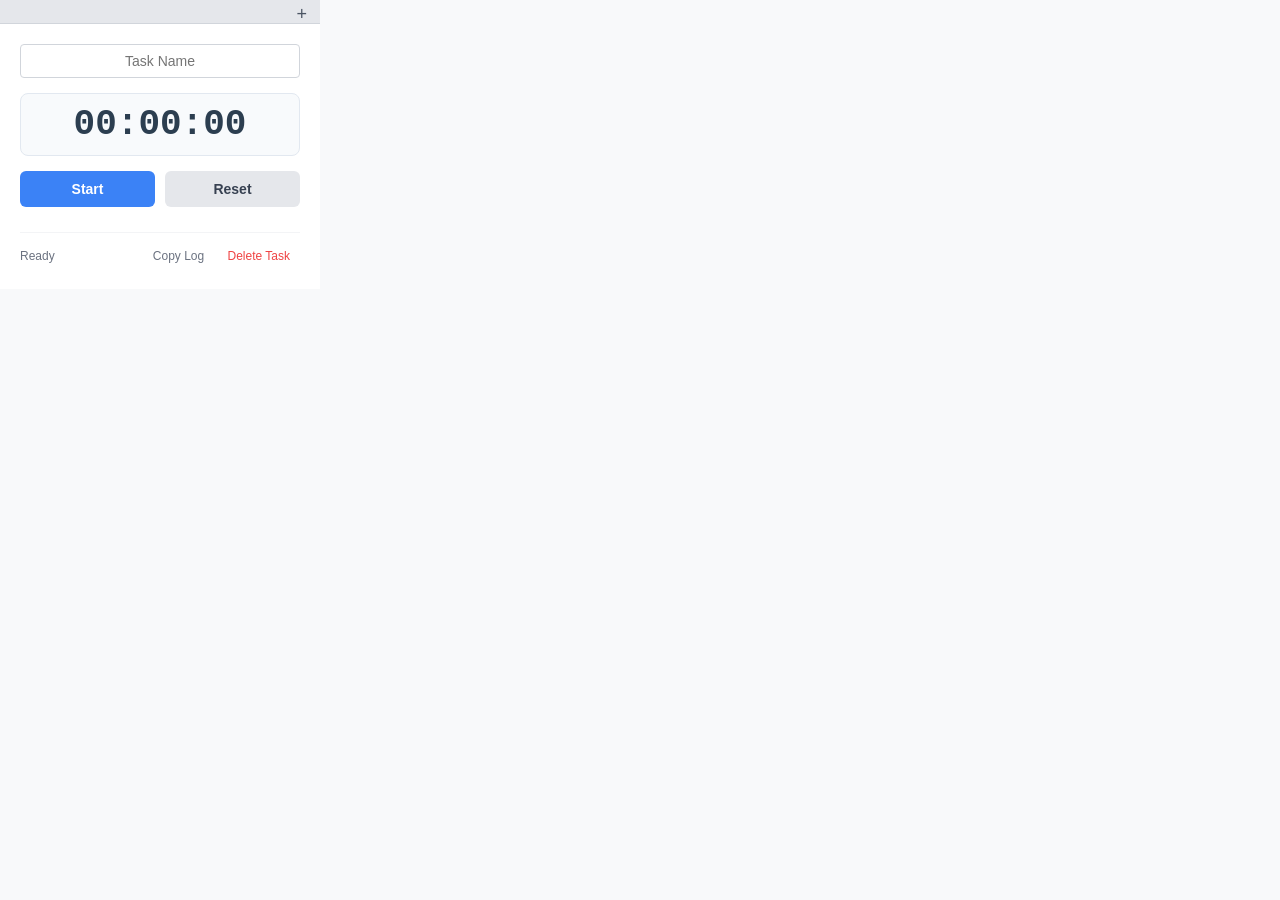
<file: extensions/simple-timer/popup.html>
<!DOCTYPE html>
<html lang="en">

<head>
    <meta charset="UTF-8">
    <title>Simple Work Timer</title>
    <link rel="stylesheet" href="style.css">
</head>

<body>
    <div class="app-container">
        <div class="tabs-header">
            <div id="tabs-container" class="tabs-list">
                <!-- Tabs will be injected here -->
            </div>
            <button id="add-task-btn" class="btn-icon" title="Add Task">+</button>
        </div>

        <div id="task-content" class="task-content">
            <div class="input-group">
                <input type="text" id="task-name-input" placeholder="Task Name">
            </div>

            <div id="timer-display">00:00:00</div>

            <div class="controls">
                <button id="start-stop-btn" class="btn primary">Start</button>
                <button id="reset-btn" class="btn secondary">Reset</button>
            </div>

            <div class="footer-controls">
                <div id="status-msg">Ready</div>
                <div>
                    <button id="copy-log-btn" class="btn-text">Copy Log</button>
                    <button id="delete-task-btn" class="btn-text danger">Delete Task</button>
                </div>
            </div>
        </div>
    </div>
    <script src="popup.js"></script>
</body>

</html>
</file>
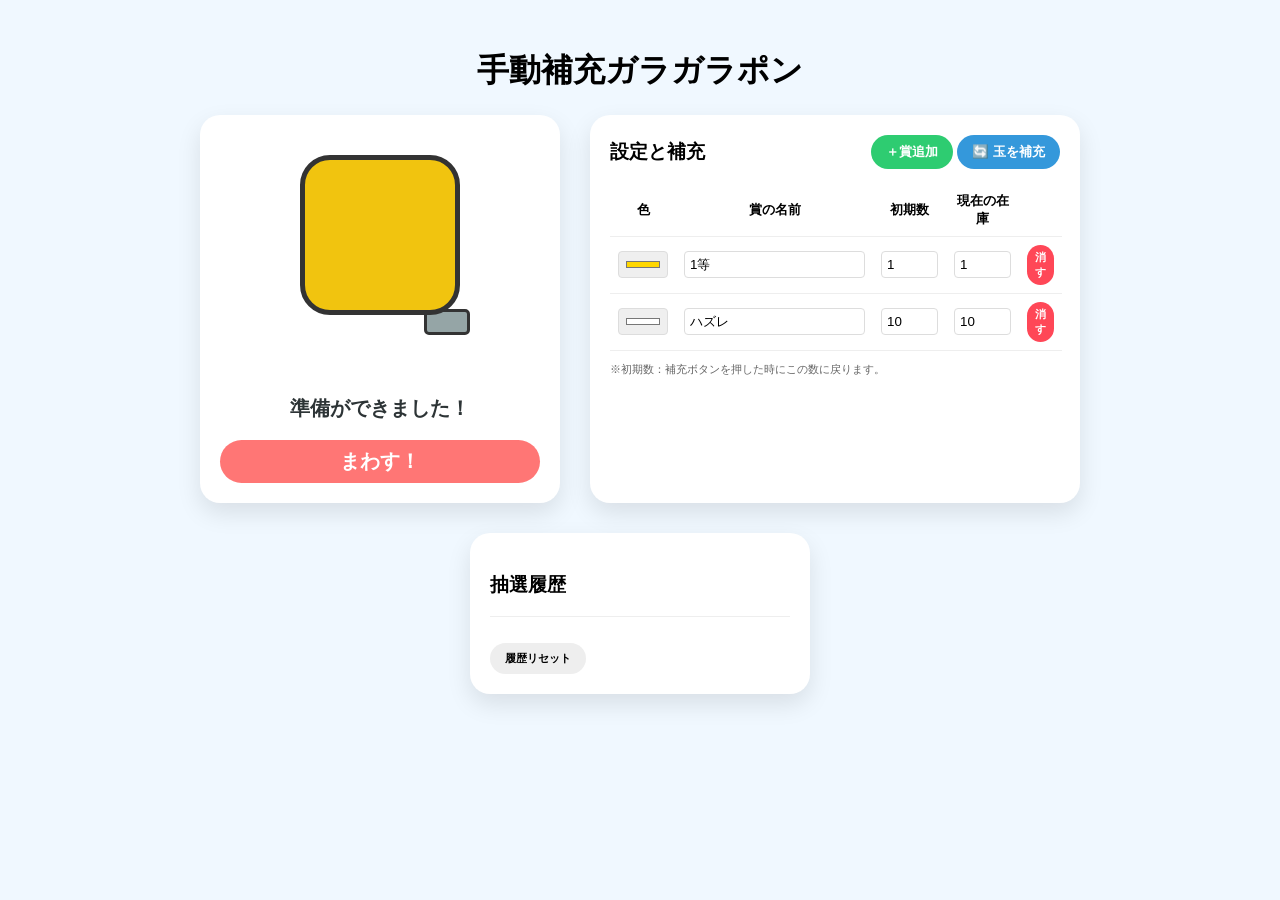
<file: garapon/prototype/super.html>
<!DOCTYPE html>
<html lang="ja">
<head>
    <meta charset="UTF-8">
    <title>シンプル・ガラガラポン</title>
    <style>
        :root { --machine-color: #f1c40f; --bg-color: #f0f8ff; }
        body { display: flex; flex-direction: column; align-items: center; background-color: var(--bg-color); font-family: sans-serif; padding: 20px; }
        .main-layout { display: flex; gap: 30px; flex-wrap: wrap; justify-content: center; max-width: 1100px; }
        
        /* 抽選機 */
        .machine-area { text-align: center; width: 320px; background: white; padding: 20px; border-radius: 20px; box-shadow: 0 10px 25px rgba(0,0,0,0.1); }
        .machine-container { position: relative; width: 200px; height: 220px; margin: 20px auto; }
        .machine-body { width: 150px; height: 150px; background-color: var(--machine-color); border: 5px solid #333; border-radius: 30px; position: relative; margin: 0 auto; z-index: 2; }
        .rotating { animation: spin 1.2s cubic-bezier(0.4, 0, 0.2, 1); }
        @keyframes spin { 0% { transform: rotate(0deg); } 100% { transform: rotate(720deg); } }
        .exit { position: absolute; bottom: 40px; right: 10px; width: 40px; height: 20px; background: #95a5a6; border: 3px solid #333; border-radius: 5px; z-index: 1; }
        .ball { width: 30px; height: 30px; border-radius: 50%; border: 2px solid #333; position: absolute; bottom: 40px; right: 15px; opacity: 0; z-index: 0; }
        .ball-drop { animation: drop 0.6s forwards; }
        @keyframes drop { 0% { transform: translateY(0); opacity: 1; } 100% { transform: translateY(70px) translateX(50px); opacity: 1; } }

        /* カードデザイン */
        .card { background: white; padding: 20px; border-radius: 20px; box-shadow: 0 10px 25px rgba(0,0,0,0.1); width: 450px; }
        table { width: 100%; border-collapse: collapse; margin-bottom: 10px; font-size: 13px; }
        th, td { padding: 8px; border-bottom: 1px solid #eee; text-align: center; }
        input { padding: 5px; border: 1px solid #ddd; border-radius: 4px; }
        input[type="number"] { width: 45px; }

        .btn { padding: 8px 15px; cursor: pointer; border-radius: 50px; border: none; font-weight: bold; transition: 0.2s; }
        .btn-add { background: #2ecc71; color: white; }
        .btn-refill { background: #3498db; color: white; }
        .btn-draw { background: #ff7675; color: white; font-size: 20px; width: 100%; margin-top: 15px; }
        .btn-delete { background: #ff4757; color: white; padding: 5px 8px; font-size: 11px; }
        .btn:disabled { background: #ccc; }
        
        .history-list { list-style: none; padding: 0; max-height: 250px; overflow-y: auto; border-top: 1px solid #eee; }
        .history-item { display: flex; align-items: center; padding: 8px; border-bottom: 1px solid #f9f9f9; font-size: 13px; }
        .history-dot { width: 12px; height: 12px; border-radius: 50%; margin-right: 10px; border: 1px solid #ccc; }
        
        #result-text { margin-top: 20px; font-size: 20px; font-weight: bold; min-height: 1.5em; color: #2d3436; }
        .stock-label { font-size: 10px; color: #888; display: block; }
    </style>
</head>
<body>

    <h1>手動補充ガラガラポン</h1>

    <div class="main-layout">
        <div class="machine-area">
            <div class="machine-container">
                <div id="machine" class="machine-body"></div>
                <div class="exit"></div>
                <div id="ball" class="ball"></div>
            </div>
            <div id="result-text">準備ができました！</div>
            <button id="draw-btn" class="btn btn-draw" onclick="startLottery()">まわす！</button>
        </div>

        <div class="card">
            <div style="display:flex; justify-content: space-between; align-items: center; margin-bottom:15px;">
                <h3 style="margin:0;">設定と補充</h3>
                <div>
                    <button class="btn btn-add" onclick="addRow()">＋賞追加</button>
                    <button class="btn btn-refill" onclick="refillAll()">🔄 玉を補充</button>
                </div>
            </div>
            <table id="settings-table">
                <thead>
                    <tr>
                        <th>色</th>
                        <th>賞の名前</th>
                        <th>初期数</th>
                        <th>現在の在庫</th>
                        <th></th>
                    </tr>
                </thead>
                <tbody id="settings-body"></tbody>
            </table>
            <p style="font-size:11px; color:#666;">※初期数：補充ボタンを押した時にこの数に戻ります。</p>
        </div>

        <div class="card" style="width:300px;">
            <h3>抽選履歴</h3>
            <ul id="history-list" class="history-list"></ul>
            <button class="btn" style="font-size:11px; margin-top:10px; background:#eee;" onclick="clearHistory()">履歴リセット</button>
        </div>
    </div>

    <script>
        window.onload = () => {
            loadSettings();
            loadHistory();
        };

        // --- 設定と保存 ---
        function saveSettings() {
            const rows = document.querySelectorAll('#settings-table tbody tr');
            const settings = Array.from(rows).map(row => {
                const inputs = row.querySelectorAll('input');
                return { 
                    color: inputs[0].value, 
                    name: inputs[1].value, 
                    init: inputs[2].value, 
                    stock: inputs[3].value 
                };
            });
            localStorage.setItem('garagara_v2_settings', JSON.stringify(settings));
        }

        function loadSettings() {
            const saved = localStorage.getItem('garagara_v2_settings');
            const data = saved ? JSON.parse(saved) : [
                { color: '#ffd700', name: '金賞', init: '1', stock: '1' },
                { color: '#ffffff', name: 'ハズレ', init: '10', stock: '10' }
            ];
            const tbody = document.getElementById('settings-body');
            tbody.innerHTML = '';
            data.forEach(item => addRow(item.color, item.name, item.init, item.stock));
        }

        function addRow(color="#3498db", name="新賞品", init="5", stock="5") {
            const tbody = document.getElementById('settings-body');
            const row = document.createElement('tr');
            row.innerHTML = `
                <td><input type="color" value="${color}" onchange="saveSettings()"></td>
                <td><input type="text" value="${name}" onchange="saveSettings()"></td>
                <td><input type="number" value="${init}" min="0" onchange="saveSettings()"></td>
                <td style="font-weight:bold;"><input type="number" value="${stock}" min="0" onchange="saveSettings()"></td>
                <td><button class="btn btn-delete" onclick="this.closest('tr').remove(); saveSettings();">消す</button></td>
            `;
            tbody.appendChild(row);
            saveSettings();
        }

        // --- 補充機能 ---
        function refillAll() {
            if(!confirm('すべての在庫を初期数まで補充しますか？')) return;
            const rows = document.querySelectorAll('#settings-table tbody tr');
            rows.forEach(row => {
                const inputs = row.querySelectorAll('input');
                const initValue = inputs[2].value; // 初期数
                inputs[3].value = initValue;      // 現在の在庫に反映
            });
            saveSettings();
            document.getElementById('result-text').innerText = "玉を補充しました！";
        }

        // --- 履歴機能 ---
        function addHistory(prize) {
            const saved = JSON.parse(localStorage.getItem('garagara_v2_history') || '[]');
            const now = new Date();
            const timeStr = `${now.getHours()}:${now.getMinutes().toString().padStart(2, '0')}`;
            saved.unshift({ time: timeStr, color: prize.color, name: prize.name });
            localStorage.setItem('garagara_v2_history', JSON.stringify(saved.slice(0, 50)));
            renderHistory();
        }

        function renderHistory() {
            const list = document.getElementById('history-list');
            const saved = JSON.parse(localStorage.getItem('garagara_v2_history') || '[]');
            list.innerHTML = saved.map(item => `
                <li class="history-item">
                    <span style="color:#888; font-size:11px; width:40px;">${item.time}</span>
                    <div class="history-dot" style="background-color: ${item.color}"></div>
                    <span>${item.name}</span>
                </li>
            `).join('');
        }

        function loadHistory() { renderHistory(); }
        function clearHistory() { localStorage.removeItem('garagara_v2_history'); renderHistory(); }

        // --- 抽選ロジック ---
        function startLottery() {
            const btn = document.getElementById('draw-btn');
            const machine = document.getElementById('machine');
            const ball = document.getElementById('ball');
            const resultText = document.getElementById('result-text');

            const rows = document.querySelectorAll('#settings-table tbody tr');
            let prizes = [];
            rows.forEach(row => {
                const inputs = row.querySelectorAll('input');
                const stock = parseInt(inputs[3].value);
                if (stock > 0) {
                    prizes.push({ color: inputs[0].value, name: inputs[1].value, stock: stock, inputElement: inputs[3] });
                }
            });

            if (prizes.length === 0) {
                resultText.innerText = "玉がありません！補充してください。";
                return;
            }

            btn.disabled = true;
            resultText.innerText = "抽選中...";
            machine.classList.remove('rotating');
            ball.classList.remove('ball-drop');
            void machine.offsetWidth;
            machine.classList.add('rotating');

            const totalStock = prizes.reduce((sum, p) => sum + p.stock, 0);
            let random = Math.floor(Math.random() * totalStock);
            let selected = prizes.find(p => (random -= p.stock) < 0);

            setTimeout(() => {
                ball.style.backgroundColor = selected.color;
                ball.classList.add('ball-drop');
                setTimeout(() => {
                    resultText.innerText = `出た！【${selected.name}】`;
                    selected.inputElement.value = selected.stock - 1;
                    saveSettings();
                    addHistory(selected);
                    btn.disabled = false;
                }, 600);
            }, 1200);
        }
    </script>
</body>
</html>
</file>
<file: base-converter/style.css>
:root {
    --primary-color: #3b82f6;
    --text-color: #1f2937;
    --bg-color: #f3f4f6;
    --card-bg: #ffffff;
    --input-bg: #f9fafb;
    --input-border: #d1d5db;
    --input-focus: #3b82f6;
}

body {
    font-family: 'Inter', system-ui, -apple-system, sans-serif;
    background-color: var(--bg-color);
    color: var(--text-color);
    margin: 0;
    padding: 0;
    min-height: 100vh;
}

.converter-container {
    background: var(--card-bg);
    width: 100%;
    max-width: 400px;
    padding: 2rem;
    border-radius: 16px;
    box-shadow: 0 10px 25px -5px rgba(0, 0, 0, 0.1), 0 8px 10px -6px rgba(0, 0, 0, 0.1);
    margin: 2rem auto;
}

h1 {
    text-align: center;
    font-size: 1.5rem;
    margin-top: 0;
    margin-bottom: 2rem;
    color: var(--text-color);
}

.input-group {
    margin-bottom: 1.5rem;
}

label {
    display: block;
    margin-bottom: 0.5rem;
    font-weight: 600;
    font-size: 0.9rem;
    color: #4b5563;
}

input {
    width: 100%;
    padding: 0.75rem 1rem;
    font-size: 1.25rem;
    font-family: 'Roboto Mono', monospace;
    color: var(--text-color);
    background-color: var(--input-bg);
    border: 2px solid var(--input-border);
    border-radius: 8px;
    box-sizing: border-box;
    transition: all 0.2s ease;
}

input:focus {
    outline: none;
    border-color: var(--input-focus);
    box-shadow: 0 0 0 3px rgba(59, 130, 246, 0.1);
}

input::placeholder {
    color: #9ca3af;
}

footer {
    margin-top: 3rem;
    text-align: center;
    font-size: 0.75rem;
    color: #9ca3af;
    border-top: 1px solid #e5e7eb;
    padding-top: 1.5rem;
}

@media (max-width: 640px) {
    .converter-container {
        padding: 1.5rem;
        box-shadow: none;
        background-color: transparent;
    }

    input {
        font-size: 1.1rem;
    }
}
</file>
<file: char-count/style.css>
/* Modern CSS Reset & Variables */
:root {
    --primary-color: #3b82f6;
    --primary-hover: #2563eb;
    --bg-color: #f8fafc;
    --surface-color: #ffffff;
    --text-primary: #1e293b;
    --text-secondary: #64748b;
    --border-color: #e2e8f0;
    --shadow-sm: 0 1px 2px 0 rgb(0 0 0 / 0.05);
    --shadow-md: 0 4px 6px -1px rgb(0 0 0 / 0.1), 0 2px 4px -2px rgb(0 0 0 / 0.1);
    --radius-md: 0.5rem;
    --radius-lg: 0.75rem;
    --font-sans: 'Inter', 'Noto Sans JP', sans-serif;
    --font-mono: 'Roboto Mono', 'BIZ UDGothic', 'BIZ UDGothic', 'Menlo', 'Consolas', monospace;
    --transition: all 0.2s ease;
}

@media (prefers-color-scheme: dark) {
    :root {
        --primary-color: #60a5fa;
        --primary-hover: #3b82f6;
        --bg-color: #0f172a;
        --surface-color: #1e293b;
        --text-primary: #f8fafc;
        --text-secondary: #94a3b8;
        --border-color: #334155;
    }
}

* {
    box-sizing: border-box;
    margin: 0;
    padding: 0;
}

body {
    font-family: var(--font-sans);
    background-color: var(--bg-color);
    color: var(--text-primary);
    line-height: 1.5;
    -webkit-font-smoothing: antialiased;
    min-height: 100vh;
    display: flex;
    flex-direction: column;
}

/* Layout */
.app-container {
    max-width: 800px;
    margin: 0 auto;
    padding: 2rem 1rem;
    width: 100%;
    display: flex;
    flex-direction: column;
    gap: 2rem;
    flex: 1;
}

/* Header */
.app-header {
    text-align: center;
}

.app-header h1 {
    font-size: 2rem;
    font-weight: 700;
    margin-bottom: 0.5rem;
    letter-spacing: -0.025em;
}

.app-header p {
    color: var(--text-secondary);
    font-size: 1rem;
}

/* Main Content */
.main-content {
    display: flex;
    flex-direction: column;
    gap: 1.5rem;
}

/* Input Section */
.input-section {
    background: var(--surface-color);
    border-radius: var(--radius-lg);
    box-shadow: var(--shadow-md);
    padding: 1.5rem;
    border: 1px solid var(--border-color);
    transition: var(--transition);
}

textarea {
    width: 100%;
    min-height: 60vh;
    /* Increased default height */
    padding: 1rem;
    border: 1px solid var(--border-color);
    border-radius: var(--radius-md);
    background-color: transparent;
    color: var(--text-primary);
    font-size: 1rem;
    resize: vertical;
    outline: none;
    transition: var(--transition);
    font-family: inherit;
    margin-bottom: 1rem;
    line-height: 1.8;
    /* Slightly looser for readability */
}

/* Guide Mode (Manuscript Style) */
.textarea-guide-mode {
    font-family: var(--font-mono);
    /* New Japanese-friendly mono stack */
    /* background-image will be set by JS via linear-gradient */
    background-attachment: local;
    /* Scrolls with text */
    /* background-size set by JS to match line-height exactly */
    width: fit-content;
    /* Shrink to fit the char width */
    min-width: 50%;
    max-width: 100%;
    margin: 0 auto 1rem auto;
    /* Center it */
    overflow-x: auto;
    letter-spacing: 0;
    /* Ensure padding aligns with grid */
    padding-top: 1rem !important;
    /* Start text a bit lower to align first line */
    padding-bottom: 2rem !important;
    line-height: 2 !important;
    /* Strict line height for grid alignment */
    /* Use content-box so width defines the CONTENT width (text area), excluding padding */
    box-sizing: content-box !important;
}

textarea:focus {
    border-color: var(--primary-color);
    box-shadow: 0 0 0 3px rgba(59, 130, 246, 0.1);
}

.action-bar {
    display: flex;
    justify-content: flex-end;
    gap: 0.75rem;
}

/* Buttons */
.btn {
    display: inline-flex;
    align-items: center;
    gap: 0.5rem;
    padding: 0.5rem 1rem;
    border-radius: var(--radius-md);
    font-size: 0.875rem;
    font-weight: 500;
    cursor: pointer;
    transition: var(--transition);
    border: 1px solid transparent;
}

.btn svg {
    width: 16px;
    height: 16px;
}

.btn-primary {
    background-color: var(--primary-color);
    color: white;
}

.btn-primary:hover {
    background-color: var(--primary-hover);
}

.btn-outline {
    background-color: transparent;
    border-color: var(--border-color);
    color: var(--text-secondary);
}

.btn-outline:hover {
    border-color: var(--text-secondary);
    color: var(--text-primary);
}

.btn-text {
    background-color: transparent;
    color: var(--text-secondary);
}

.btn-text:hover {
    color: var(--primary-color);
    background-color: rgba(59, 130, 246, 0.05);
}

/* Stats Section */
.stats-section {
    display: grid;
    gap: 1rem;
}

.stat-card {
    background: var(--surface-color);
    padding: 1.25rem;
    border-radius: var(--radius-lg);
    box-shadow: var(--shadow-sm);
    border: 1px solid var(--border-color);
    display: flex;
    flex-direction: column;
    align-items: center;
    justify-content: center;
    text-align: center;
}

.stat-label {
    font-size: 0.875rem;
    color: var(--text-secondary);
    margin-bottom: 0.5rem;
}

.stat-value {
    font-size: 1.5rem;
    font-weight: 700;
    color: var(--text-primary);
    font-variant-numeric: tabular-nums;
}

.total-count .stat-value {
    font-size: 3rem;
    color: var(--primary-color);
}

.sub-stats-grid {
    display: grid;
    grid-template-columns: repeat(3, 1fr);
    gap: 1rem;
}

@media (max-width: 600px) {
    .sub-stats-grid {
        grid-template-columns: 1fr;
    }
}

/* Settings */
.settings-section {
    background: var(--surface-color);
    padding: 1rem 1.5rem;
    border-radius: var(--radius-lg);
    border: 1px solid var(--border-color);
}

.settings-section h3 {
    font-size: 1rem;
    font-weight: 600;
    margin-bottom: 1rem;
    color: var(--text-primary);
    border-bottom: 1px solid var(--border-color);
    padding-bottom: 0.5rem;
}

.settings-group {
    display: flex;
    flex-wrap: wrap;
    gap: 2rem;
    margin-bottom: 1.5rem;
}

.settings-group:last-child {
    margin-bottom: 0;
}

.input-control {
    display: flex;
    align-items: center;
    gap: 0.5rem;
    font-size: 0.9375rem;
    color: var(--text-secondary);
}

.input-control input[type="number"],
.input-control select {
    width: 60px;
    padding: 0.25rem 0.5rem;
    border: 1px solid var(--border-color);
    border-radius: var(--radius-md);
    font-family: var(--font-sans);
    background-color: var(--surface-color);
    /* Ensure bg is white/dark */
    color: var(--text-primary);
}

.toggle-control {
    display: flex;
    align-items: center;
    gap: 0.75rem;
    cursor: pointer;
    user-select: none;
}

.toggle-control input {
    display: none;
}

.toggle-slider {
    width: 44px;
    height: 24px;
    background-color: var(--border-color);
    border-radius: 999px;
    position: relative;
    transition: var(--transition);
}

.toggle-slider::after {
    content: '';
    position: absolute;
    top: 2px;
    left: 2px;
    width: 20px;
    height: 20px;
    background-color: white;
    border-radius: 50%;
    transition: var(--transition);
    box-shadow: 0 1px 2px rgba(0, 0, 0, 0.1);
}

.toggle-control input:checked+.toggle-slider {
    background-color: var(--primary-color);
}

.toggle-control input:checked+.toggle-slider::after {
    transform: translateX(20px);
}

.toggle-label {
    font-size: 0.9375rem;
    color: var(--text-secondary);
    font-weight: 500;
}

/* Footer */
.app-footer {
    margin-top: auto;
    text-align: center;
    padding-top: 1rem;
}

/* Animation classes */
.pop {
    animation: pop 0.2s cubic-bezier(0.175, 0.885, 0.32, 1.275);
}

@keyframes pop {
    0% {
        transform: scale(1);
    }

    50% {
        transform: scale(1.1);
    }

    100% {
        transform: scale(1);
    }
}
</file>
<file: garapon/style.css>
:root { --machine-color: #f1c40f; --bg-color: #f0f8ff; }
body { display: flex; flex-direction: column; align-items: center; background-color: var(--bg-color); font-family: sans-serif; padding: 20px; }
.main-layout { display: flex; gap: 30px; flex-wrap: wrap; justify-content: center; max-width: 1100px; }

/* 抽選機 */
.machine-area { text-align: center; width: 320px; background: white; padding: 20px; border-radius: 20px; box-shadow: 0 10px 25px rgba(0,0,0,0.1); }
.machine-container { position: relative; width: 200px; height: 220px; margin: 20px auto; }
.machine-body { width: 150px; height: 150px; background-color: var(--machine-color); border: 5px solid #333; border-radius: 30px; position: relative; margin: 0 auto; z-index: 2; }
.rotating { animation: spin 1.2s cubic-bezier(0.4, 0, 0.2, 1); }
@keyframes spin { 0% { transform: rotate(0deg); } 100% { transform: rotate(720deg); } }
.exit { position: absolute; bottom: 40px; right: 10px; width: 40px; height: 20px; background: #95a5a6; border: 3px solid #333; border-radius: 5px; z-index: 1; }
.ball { width: 30px; height: 30px; border-radius: 50%; border: 2px solid #333; position: absolute; bottom: 40px; right: 15px; opacity: 0; z-index: 0; }
.ball-drop { animation: drop 0.6s forwards; }
@keyframes drop { 0% { transform: translateY(0); opacity: 1; } 100% { transform: translateY(70px) translateX(50px); opacity: 1; } }

/* カードデザイン */
.card { background: white; padding: 20px; border-radius: 20px; box-shadow: 0 10px 25px rgba(0,0,0,0.1); width: 450px; }
table { width: 100%; border-collapse: collapse; margin-bottom: 10px; font-size: 13px; }
th, td { padding: 8px; border-bottom: 1px solid #eee; text-align: center; }
input { padding: 5px; border: 1px solid #ddd; border-radius: 4px; }
input[type="number"] { width: 45px; }
.btn { padding: 8px 15px; cursor: pointer; border-radius: 50px; border: none; font-weight: bold; transition: 0.2s; }
.btn-add { background: #2ecc71; color: white; }
.btn-refill { background: #3498db; color: white; }
.btn-draw { background: #ff7675; color: white; font-size: 20px; width: 100%; margin-top: 15px; }
.btn-delete { background: #ff4757; color: white; padding: 5px 8px; font-size: 11px; }
.btn:disabled { background: #ccc; }

.history-list { list-style: none; padding: 0; max-height: 250px; overflow-y: auto; border-top: 1px solid #eee; }
.history-item { display: flex; align-items: center; padding: 8px; border-bottom: 1px solid #f9f9f9; font-size: 13px; }
.history-dot { width: 12px; height: 12px; border-radius: 50%; margin-right: 10px; border: 1px solid #ccc; }

#result-text { margin-top: 20px; font-size: 20px; font-weight: bold; min-height: 1.5em; color: #2d3436; }
.stock-label { font-size: 10px; color: #888; display: block; }
</file>
<file: assets/css/global.css>
/* Global Navigation Styles */
:root {
    --nav-height: 60px;
    --nav-bg: #ffffff;
    --nav-text: #374151;
    --nav-hover: #3b82f6;
    --nav-border: #e5e7eb;
}

#global-header {
    width: 100%;
    height: var(--nav-height);
    background-color: var(--nav-bg);
    border-bottom: 1px solid var(--nav-border);
    position: sticky;
    top: 0;
    z-index: 9999;
    box-shadow: 0 1px 2px rgba(0, 0, 0, 0.05);
    font-family: 'Inter', system-ui, sans-serif;
}

.gh-container {
    max-width: 1200px;
    margin: 0 auto;
    padding: 0 1rem;
    height: 100%;
    display: flex;
    align-items: center;
    justify-content: space-between;
}

.gh-logo {
    text-decoration: none;
    font-weight: 700;
    font-size: 1.25rem;
    color: #111827;
    display: flex;
    align-items: center;
    gap: 0.5rem;
}

.gh-logo span {
    color: var(--nav-hover);
}

.gh-nav {
    display: flex;
    gap: 1.5rem;
}

.gh-link {
    text-decoration: none;
    color: var(--nav-text);
    font-size: 0.95rem;
    font-weight: 500;
    transition: color 0.2s;
    padding: 0.5rem;
    border-radius: 6px;
}

.gh-link:hover {
    color: var(--nav-hover);
    background-color: #f3f4f6;
}

/* Mobile Menu Simple Implementation */
@media (max-width: 640px) {
    .gh-link span {
        display: none;
    }

    .gh-nav {
        gap: 1rem;
    }
}
</file>
<file: feynman-sketcher/style.css>
:root {
    --toolbar-bg: #1e293b;
    --toolbar-text: #f8fafc;
    --canvas-bg: #ffffff;
    --panel-bg: #f1f5f9;
    --primary: #3b82f6;
    --danger: #ef4444;
    --grid-color: #e2e8f0;
}

body {
    margin: 0;
    padding: 0;
    font-family: 'Inter', system-ui, sans-serif;
    height: 100vh;
    overflow: hidden;
    display: flex;
    flex-direction: column;
}

.app-header {
    height: 50px;
    background: #0f172a;
    color: white;
    display: flex;
    align-items: center;
    padding: 0 1rem;
    box-shadow: 0 2px 4px rgba(0, 0, 0, 0.1);
    z-index: 20;
}

.header-title {
    font-weight: 600;
    font-size: 1.1rem;
    margin-right: auto;
}

.header-link {
    color: #94a3b8;
    text-decoration: none;
    font-size: 0.9rem;
    margin-left: 20px;
    display: flex;
    align-items: center;
    gap: 6px;
    transition: color 0.2s;
}

.header-link:hover {
    color: white;
}

.app-container {
    display: flex;
    flex: 1;
    /* Take remaining height */
    overflow: hidden;
    width: 100vw;
}

/* Toolbar */
.toolbar {
    width: 80px;
    background: var(--toolbar-bg);
    color: var(--toolbar-text);
    display: flex;
    flex-direction: column;
    align-items: center;
    padding: 10px 0;
    gap: 20px;
    z-index: 10;
}

.tool-group {
    display: flex;
    flex-direction: column;
    align-items: center;
    gap: 8px;
    width: 100%;
    margin-bottom: 10px;
}

.tool-group h3 {
    font-size: 0.6rem;
    text-transform: uppercase;
    opacity: 0.6;
    margin: 0 0 5px 0;
    text-align: center;
}

.tool-btn {
    width: 40px;
    height: 40px;
    border-radius: 8px;
    border: none;
    background: rgba(255, 255, 255, 0.1);
    color: var(--toolbar-text);
    cursor: pointer;
    display: flex;
    align-items: center;
    justify-content: center;
    transition: all 0.2s;
    font-size: 0.8rem;
}

.tool-btn svg {
    width: 24px;
    height: 24px;
}

.tool-btn:hover {
    background: rgba(255, 255, 255, 0.2);
}

.tool-btn.active {
    background: var(--primary);
    color: white;
}

.tool-btn.danger:hover {
    background: var(--danger);
}

.tool-btn.warning:hover {
    background: #f59e0b;
}

.back-link {
    color: rgba(255, 255, 255, 0.5);
    text-decoration: none;
    font-size: 0.7rem;
    writing-mode: vertical-rl;
    text-orientation: mixed;
    margin-top: auto;
    padding: 10px 0;
}

/* Canvas Area */
.canvas-area {
    flex: 1;
    position: relative;
    background: var(--canvas-bg);
    overflow: hidden;
    /* Grid Pattern */
    background-image:
        linear-gradient(var(--grid-color) 1px, transparent 1px),
        linear-gradient(90deg, var(--grid-color) 1px, transparent 1px);
    background-size: 20px 20px;
}

#konva-container {
    width: 100%;
    height: 100%;
    position: relative;
    z-index: 2;
    /* Canvas on top */
}

#labels-layer {
    position: absolute;
    top: 0;
    left: 0;
    width: 100%;
    height: 100%;
    z-index: 1;
    /* Labels behind */
    pointer-events: none;
    /* Let clicks pass through to Konva */
}

.math-label {
    position: absolute;
    padding: 2px 6px;
    background: rgba(255, 255, 255, 0.8);
    border-radius: 4px;
    pointer-events: auto;
    /* Enable interaction for labels */
    cursor: grab;
    user-select: none;
    border: 1px solid transparent;
}

.math-label.selected {
    border-color: var(--primary);
    background: white;
    box-shadow: 0 0 0 2px rgba(59, 130, 246, 0.2);
}

/* Properties Panel */
.properties-panel {
    width: 250px;
    background: var(--panel-bg);
    border-left: 1px solid #e2e8f0;
    padding: 1rem;
    display: flex;
    flex-direction: column;
    gap: 1.5rem;
}

.properties-panel h2 {
    font-size: 1rem;
    margin: 0;
    color: #334155;
}

.properties-panel h3 {
    font-size: 0.85rem;
    margin: 0 0 0.5rem 0;
    color: #64748b;
}

.placeholder-text {
    font-size: 0.9rem;
    color: #94a3b8;
    text-align: center;
    margin-top: 2rem;
}

.prop-row {
    margin-bottom: 10px;
}

.prop-row label {
    display: block;
    font-size: 0.8rem;
    margin-bottom: 4px;
    color: #64748b;
}

.prop-input {
    width: 100%;
    padding: 6px;
    border: 1px solid #cbd5e1;
    border-radius: 4px;
    font-size: 0.9rem;
}

.action-btn {
    width: 100%;
    padding: 10px;
    background: var(--primary);
    color: white;
    border: none;
    border-radius: 6px;
    cursor: pointer;
    font-weight: 500;
    margin-bottom: 8px;
}

.action-btn:hover {
    background: #2563eb;
}

.action-btn.secondary {
    background: #e2e8f0;
    color: #334155;
    border: 1px solid #cbd5e1;
}

.action-btn.secondary:hover {
    background: #cbd5e1;
}

.export-section {
    margin-top: auto;
}

/* Modal */
.hidden {
    display: none !important;
}

.modal {
    position: fixed;
    top: 0;
    left: 0;
    width: 100%;
    height: 100%;
    background: rgba(0, 0, 0, 0.5);
    display: flex;
    justify-content: center;
    align-items: center;
    z-index: 100;
}

.modal-content {
    background: white;
    padding: 2rem;
    border-radius: 8px;
    width: 600px;
    max-width: 90vw;
    position: relative;
    display: flex;
    flex-direction: column;
    gap: 1rem;
}

.close-modal {
    position: absolute;
    top: 10px;
    right: 15px;
    font-size: 1.5rem;
    cursor: pointer;
}

#tikz-output {
    width: 100%;
    height: 300px;
    font-family: monospace;
    font-size: 0.9rem;
    padding: 10px;
    border: 1px solid #e2e8f0;
    background: #f8fafc;
    resize: vertical;
}

/* Label Selection Modal */
.label-modal {
    max-width: 500px;
}

.modal-title {
    margin-top: 0;
    color: #1e293b;
    font-size: 1.25rem;
    border-bottom: 1px solid #e2e8f0;
    padding-bottom: 0.5rem;
}

.particle-section h3 {
    font-size: 0.9rem;
    color: #64748b;
    margin: 1rem 0 0.5rem 0;
    text-transform: uppercase;
    letter-spacing: 0.05em;
}

.particle-grid {
    display: grid;
    grid-template-columns: repeat(auto-fill, minmax(50px, 1fr));
    gap: 8px;
}

.particle-btn {
    height: 40px;
    border: 1px solid #e2e8f0;
    background: #f8fafc;
    border-radius: 6px;
    font-size: 1rem;
    cursor: pointer;
    display: flex;
    align-items: center;
    justify-content: center;
}

.particle-btn:hover {
    background: #e2e8f0;
    border-color: #cbd5e1;
}

.custom-input-section {
    margin-top: 1.5rem;
    border-top: 1px solid #e2e8f0;
    padding-top: 1rem;
}

.input-row {
    display: flex;
    gap: 10px;
}

.input-row input {
    flex: 1;
}

.input-row button {
    width: auto;
    margin-bottom: 0;
    padding: 0 1.5rem;
}

/* Hide MathJax assistive MathML to prevent double labels in html2canvas export */
mjx-assistive-mml {
    display: none !important;
}
</file>
<file: extensions/simple-timer/style.css>
body {
    width: 320px;
    margin: 0;
    padding: 0;
    font-family: 'Segoe UI', sans-serif;
    background-color: #f8f9fa;
}

.app-container {
    display: flex;
    flex-direction: column;
    height: 100%;
}

.tabs-header {
    display: flex;
    background: #e5e7eb;
    padding: 5px 5px 0 5px;
    border-bottom: 1px solid #d1d5db;
    align-items: center;
    overflow-x: auto;
}

.tabs-list {
    display: flex;
    flex: 1;
    overflow-x: auto;
    gap: 2px;
    scrollbar-width: none;
    /* Firefox */
}

.tabs-list::-webkit-scrollbar {
    display: none;
    /* Chrome/Safari */
}

.tab {
    padding: 8px 12px;
    background: #d1d5db;
    border-radius: 6px 6px 0 0;
    font-size: 12px;
    cursor: pointer;
    white-space: nowrap;
    max-width: 80px;
    overflow: hidden;
    text-overflow: ellipsis;
    color: #4b5563;
    transition: background 0.2s;
}

.tab:hover {
    background: #cbd5e1;
}

.tab.active {
    background: #fff;
    color: #1f2937;
    font-weight: 600;
    box-shadow: 0 -1px 2px rgba(0, 0, 0, 0.05);
}

.btn-icon {
    background: none;
    border: none;
    font-size: 18px;
    color: #4b5563;
    cursor: pointer;
    padding: 0 8px;
    line-height: 1;
}

.btn-icon:hover {
    color: #1f2937;
}

.task-content {
    padding: 20px;
    background: white;
    display: flex;
    flex-direction: column;
    gap: 15px;
    text-align: center;
}

.input-group input {
    width: 100%;
    padding: 8px;
    border: 1px solid #d1d5db;
    border-radius: 4px;
    font-size: 14px;
    box-sizing: border-box;
    text-align: center;
}

#timer-display {
    font-size: 36px;
    font-weight: bold;
    font-family: 'Courier New', monospace;
    color: #2c3e50;
    padding: 10px;
    background: #f8fafc;
    border-radius: 8px;
    border: 1px solid #e2e8f0;
}

.controls {
    display: flex;
    gap: 10px;
}

.btn {
    padding: 10px 0;
    border: none;
    border-radius: 6px;
    cursor: pointer;
    font-weight: 600;
    flex: 1;
    font-size: 14px;
    transition: background-color 0.2s;
}

.primary {
    background-color: #3b82f6;
    color: white;
}

.primary:hover {
    background-color: #2563eb;
}

.primary.stop {
    background-color: #ef4444;
}

.primary.stop:hover {
    background-color: #dc2626;
}

.secondary {
    background-color: #e5e7eb;
    color: #374151;
}

.secondary:hover {
    background-color: #d1d5db;
}

.footer-controls {
    display: flex;
    justify-content: space-between;
    align-items: center;
    font-size: 12px;
    color: #6b7280;
    margin-top: 10px;
    padding-top: 10px;
    border-top: 1px solid #f3f4f6;
}

.btn-text {
    background: none;
    border: none;
    font-size: 12px;
    cursor: pointer;
    padding: 6px 10px;
    color: #6b7280;
    border-radius: 4px;
    transition: all 0.2s;
}

.btn-text:hover {
    color: #374151;
    background: #e5e7eb;
}

.danger {
    color: #ef4444;
}

.danger:hover {
    background: #fee2e2;
    border-radius: 4px;
}
</file>
